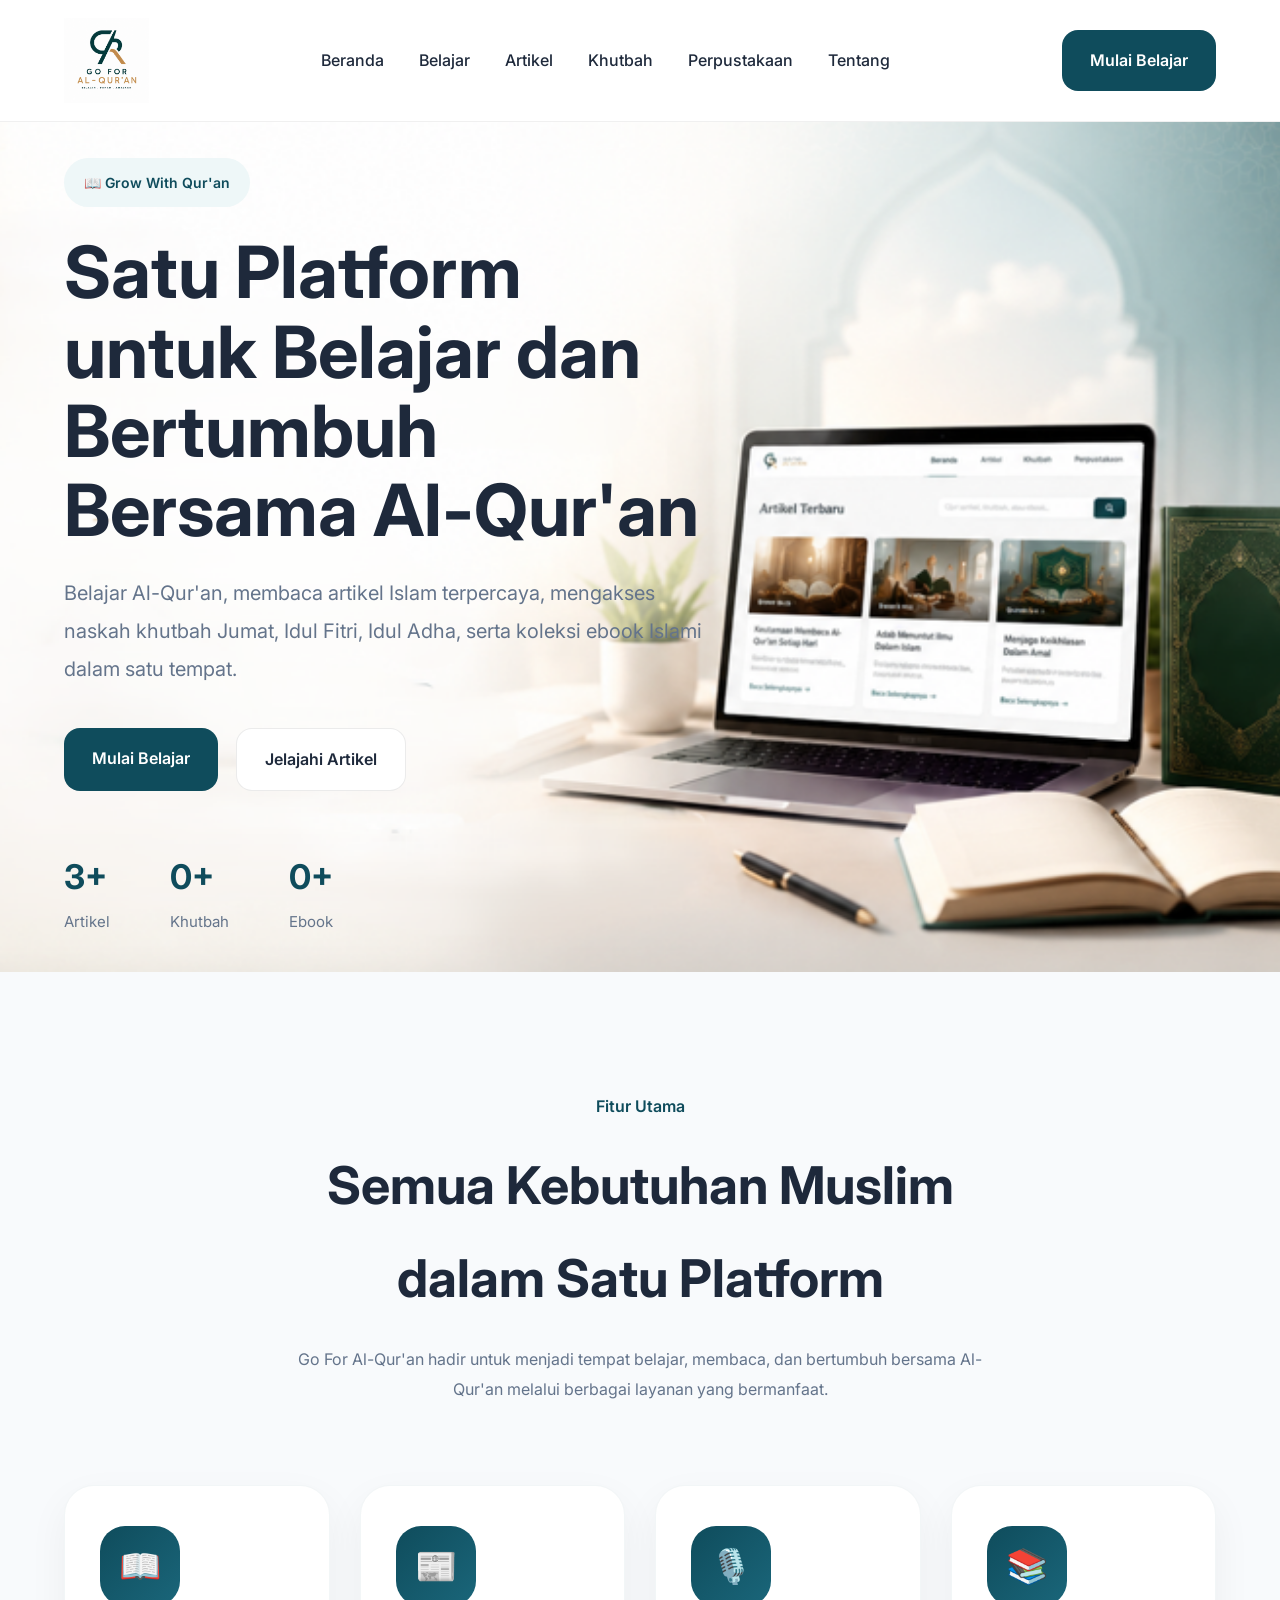
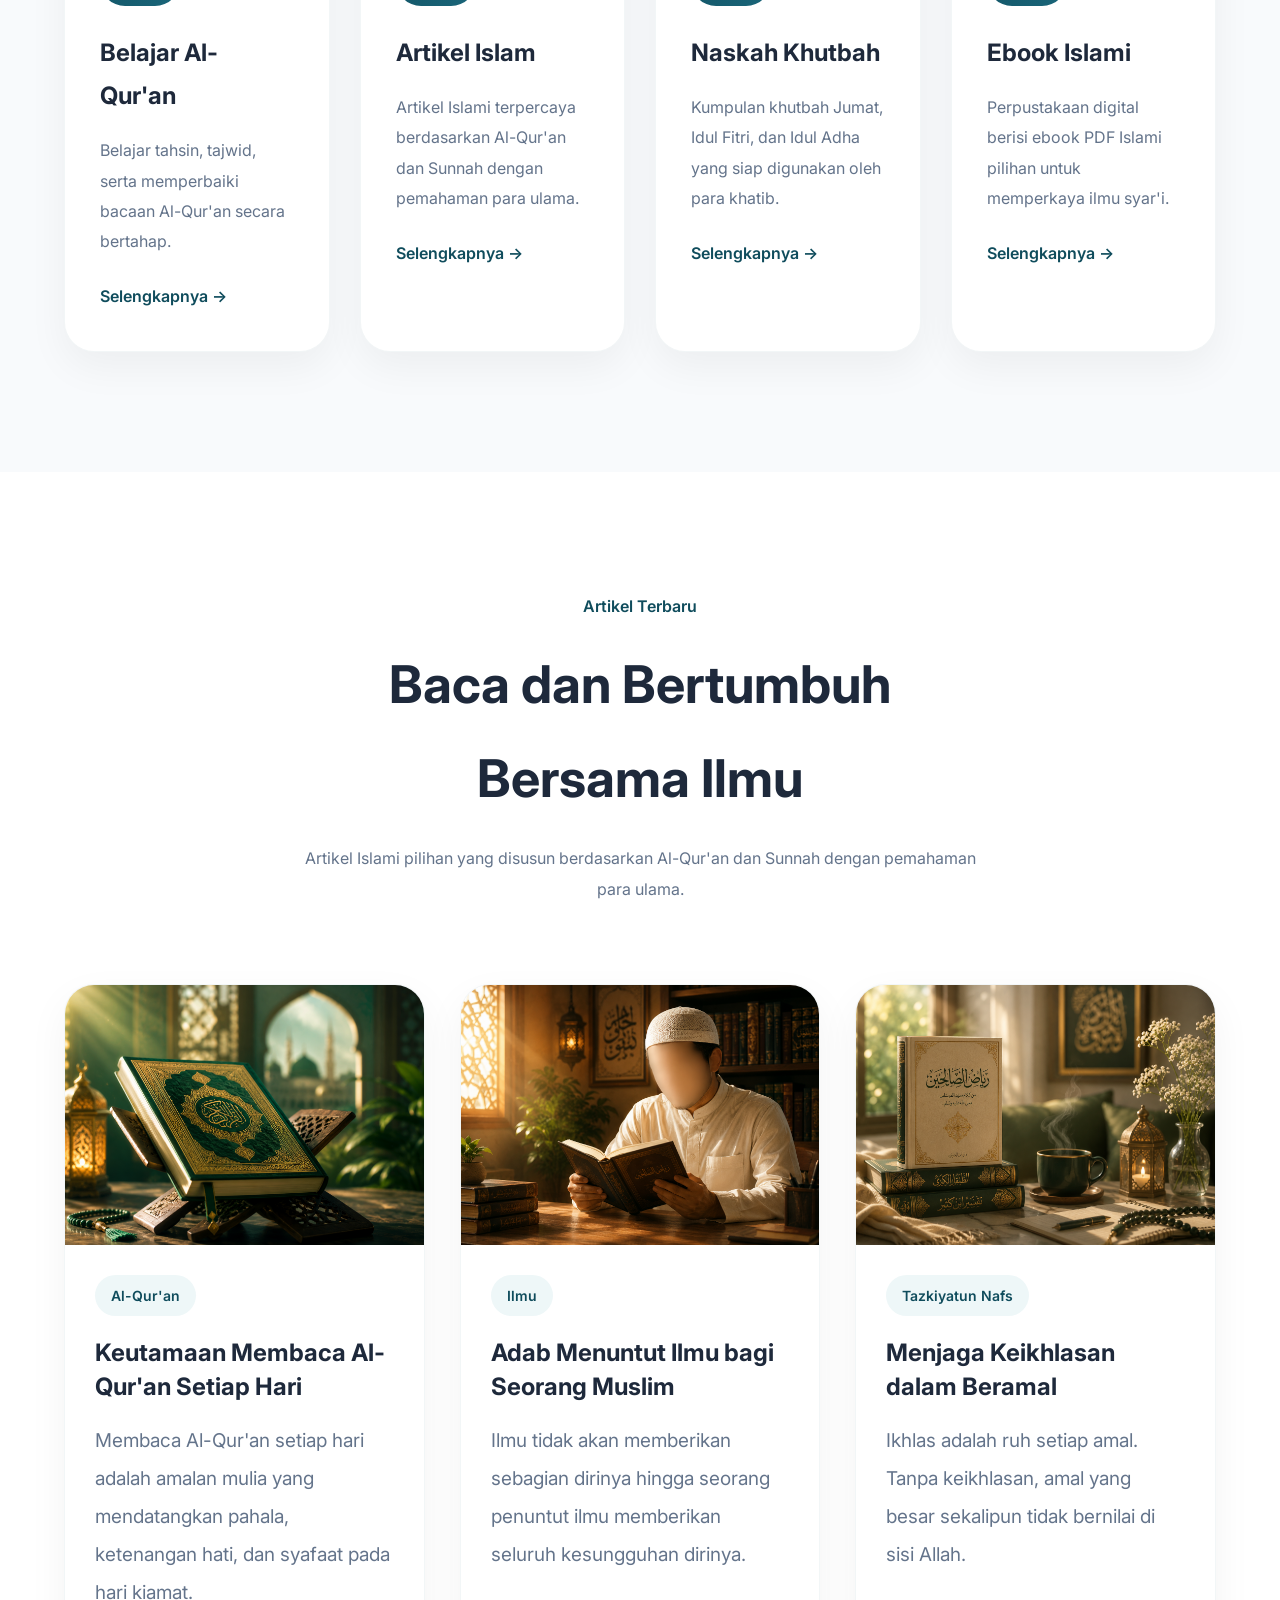
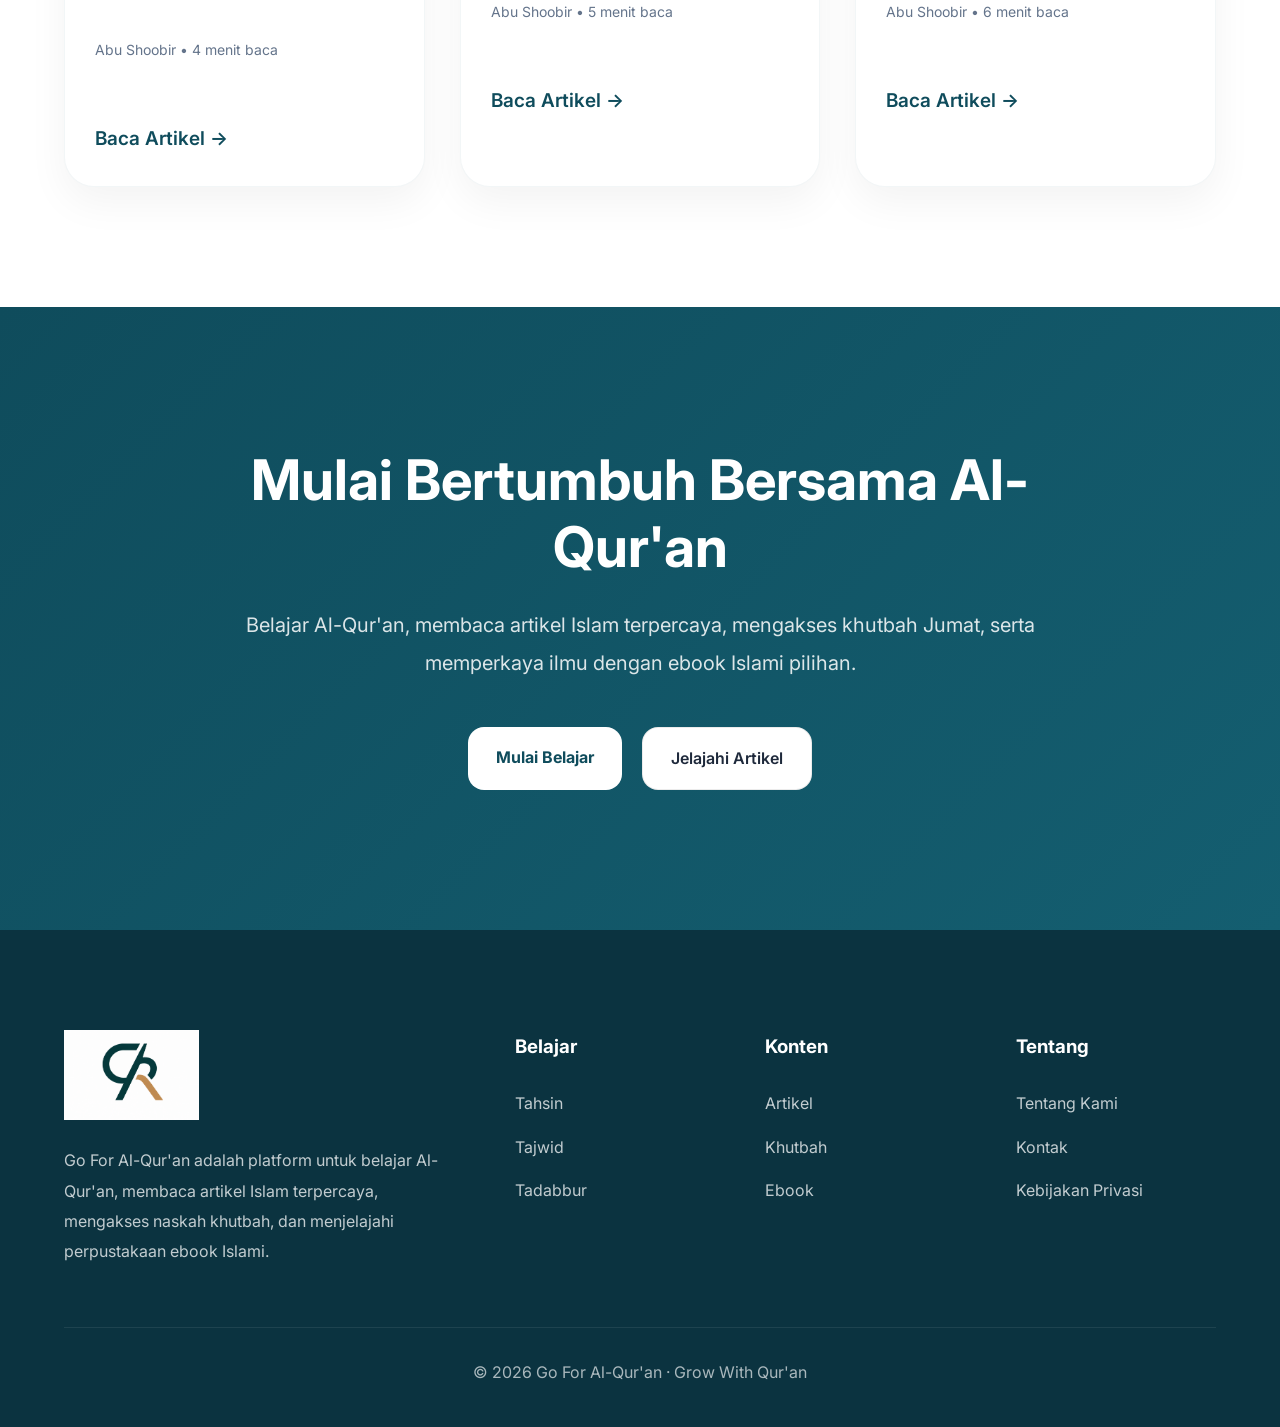
<file: index.html>
<!DOCTYPE html>
<html lang="id">
<head>
  <meta charset="UTF-8">
  <meta name="viewport" content="width=device-width, initial-scale=1.0">
  <title>Go For Al-Qur'an | Grow With Qur'an</title>

  <link rel="preconnect" href="https://fonts.googleapis.com">
  <link rel="preconnect" href="https://fonts.gstatic.com" crossorigin>

  <link href="https://fonts.googleapis.com/css2?family=Inter:wght@300;400;500;600;700;800&display=swap" rel="stylesheet">
<link rel="icon" type="image/png" href="/faviconGFA.png">
  <link rel="stylesheet" href="style.css">
</head>

<body>

  <!-- Navbar -->
  <header class="navbar">
    <div class="container">

<div class="logo">
  <img src="logoGFA.png" alt="Go For Al-Qur'an">
</div>

      <nav>
        <a href="index.html">Beranda</a>
        <a href="belajar.html">Belajar</a>
        <a href="artikel.html">Artikel</a>
        <a href="#">Khutbah</a>
        <a href="#">Perpustakaan</a>
        <a href="#">Tentang</a>
      </nav>

      <a href="belajar.html" class="btn-primary">
        Mulai Belajar
      </a>

    </div>
  </header>

<!-- Hero -->
<section class="hero">

<div class="container">

<div class="hero-content">

<span class="hero-badge">
📖 Grow With Qur'an
</span>

<h1>
Satu Platform untuk
Belajar dan Bertumbuh
Bersama Al-Qur'an
</h1>

<p>
Belajar Al-Qur'an, membaca artikel Islam terpercaya,
mengakses naskah khutbah Jumat, Idul Fitri, Idul Adha,
serta koleksi ebook Islami dalam satu tempat.
</p>

<div class="hero-buttons">

<a href="belajar.html" class="btn-primary">
Mulai Belajar
</a>

<a href="artikel.html" class="btn-secondary">
Jelajahi Artikel
</a>

</div>

<div class="hero-stats">

<div>
<strong>3+</strong>
<span>Artikel</span>
</div>

<div>
<strong>0+</strong>
<span>Khutbah</span>
</div>

<div>
<strong>0+</strong>
<span>Ebook</span>
</div>

</div>

</div>

</div>

</section>
<!-- FITUR UTAMA -->
<section class="features">

<div class="container">

<div class="section-title">

<span>
Fitur Utama
</span>

<h2>
Semua Kebutuhan Muslim dalam Satu Platform
</h2>

<p>
Go For Al-Qur'an hadir untuk menjadi tempat belajar, membaca, dan bertumbuh bersama Al-Qur'an melalui berbagai layanan yang bermanfaat.
</p>

</div>


<div class="feature-grid">

<!-- Card 1 -->

<div class="feature-card">

<div class="feature-icon">
📖
</div>

<h3>
Belajar Al-Qur'an
</h3>

<p>
Belajar tahsin, tajwid, serta memperbaiki bacaan Al-Qur'an secara bertahap.
</p>

<a href="belajar.html">
Selengkapnya →
</a>

</div>


<!-- Card 2 -->

<div class="feature-card">

<div class="feature-icon">
📰
</div>

<h3>
Artikel Islam
</h3>

<p>
Artikel Islami terpercaya berdasarkan Al-Qur'an dan Sunnah dengan pemahaman para ulama.
</p>

<a href="artikel.html">
Selengkapnya →
</a>

</div>


<!-- Card 3 -->

<div class="feature-card">

<div class="feature-icon">
🎙️
</div>

<h3>
Naskah Khutbah
</h3>

<p>
Kumpulan khutbah Jumat, Idul Fitri, dan Idul Adha yang siap digunakan oleh para khatib.
</p>

<a href="#">
Selengkapnya →
</a>

</div>


<!-- Card 4 -->

<div class="feature-card">

<div class="feature-icon">
📚
</div>

<h3>
Ebook Islami
</h3>

<p>
Perpustakaan digital berisi ebook PDF Islami pilihan untuk memperkaya ilmu syar'i.
</p>

<a href="#">
Selengkapnya →
</a>

</div>

</div>

</div>

</section>

  <!-- ARTIKEL TERBARU -->
<section class="articles">

<div class="container">

<div class="section-title">

<span>
Artikel Terbaru
</span>

<h2>
Baca dan Bertumbuh Bersama Ilmu
</h2>

<p>
Artikel Islami pilihan yang disusun berdasarkan Al-Qur'an dan Sunnah dengan pemahaman para ulama.
</p>

</div>


<div class="article-grid">

<!-- Artikel 1 -->

<div class="article-card">

<img src="/article1.png" alt="Keutamaan Membaca Al-Qur'an">

<div class="article-content">

<div class="article-category">
Al-Qur'an
</div>

<h3>
Keutamaan Membaca Al-Qur'an Setiap Hari
</h3>

<p>
Membaca Al-Qur'an setiap hari adalah amalan mulia yang mendatangkan pahala, ketenangan hati, dan syafaat pada hari kiamat.
</p>

<div class="article-meta">
Abu Shoobir • 4 menit baca
</div>

<a href="artikel/keutamaan-membaca-alquran.html">
Baca Artikel →
</a>

</div>

</div>


<!-- Artikel 2 -->

<div class="article-card">

<img src="/article2.png" alt="Adab Menuntut Ilmu">

<div class="article-content">

<div class="article-category">
Ilmu
</div>

<h3>
Adab Menuntut Ilmu bagi Seorang Muslim
</h3>

<p>
Ilmu tidak akan memberikan sebagian dirinya hingga seorang penuntut ilmu memberikan seluruh kesungguhan dirinya.
</p>

<div class="article-meta">
Abu Shoobir • 5 menit baca
</div>

<a href="artikel/adab-menuntut-ilmu.html">
Baca Artikel →
</a>

</div>

</div>


<!-- Artikel 3 -->

<div class="article-card">

<img src="/article3.png" alt="Menjaga Keikhlasan">

<div class="article-content">

<div class="article-category">
Tazkiyatun Nafs
</div>

<h3>
Menjaga Keikhlasan dalam Beramal
</h3>

<p>
Ikhlas adalah ruh setiap amal. Tanpa keikhlasan, amal yang besar sekalipun tidak bernilai di sisi Allah.
</p>

<div class="article-meta">
Abu Shoobir • 6 menit baca
</div>

<a href="artikel/menjaga-keikhlasan-dalam-beramal.html">
Baca Artikel →
</a>

</div>

</div>

</div>

</div>

</section>

  <!-- CTA -->
 <section class="cta">

<div class="container">

<div class="cta-content">

<h2>
Mulai Bertumbuh Bersama Al-Qur'an
</h2>

<p>
Belajar Al-Qur'an, membaca artikel Islam terpercaya,
mengakses khutbah Jumat, serta memperkaya ilmu dengan ebook Islami pilihan.
</p>

<div class="cta-buttons">

<a href="belajar.html" class="btn-light">
Mulai Belajar
</a>

<a href="artikel.html" class="btn-secondary">
Jelajahi Artikel
</a>

</div>

</div>

</div>

</section>

  <!-- Footer -->
 <footer>

<div class="container">

<div class="footer-grid">

<div>

<div class="footer-logo">

<img src="/faviconGFA.png">

</div>

<p class="footer-desc">

Go For Al-Qur'an adalah platform untuk belajar Al-Qur'an, membaca artikel Islam terpercaya, mengakses naskah khutbah, dan menjelajahi perpustakaan ebook Islami.

</p>

</div>


<div class="footer-column">

<h3>
Belajar
</h3>

<a href="#">
Tahsin
</a>

<a href="#">
Tajwid
</a>

<a href="#">
Tadabbur
</a>

</div>


<div class="footer-column">

<h3>
Konten
</h3>

<a href="artikel.html">
Artikel
</a>

<a href="#">
Khutbah
</a>

<a href="#">
Ebook
</a>

</div>


<div class="footer-column">

<h3>
Tentang
</h3>

<a href="#">
Tentang Kami
</a>

<a href="#">
Kontak
</a>

<a href="#">
Kebijakan Privasi
</a>

</div>

</div>


<div class="footer-bottom">

© 2026 Go For Al-Qur'an · Grow With Qur'an

</div>

</div>

</footer>
</file>
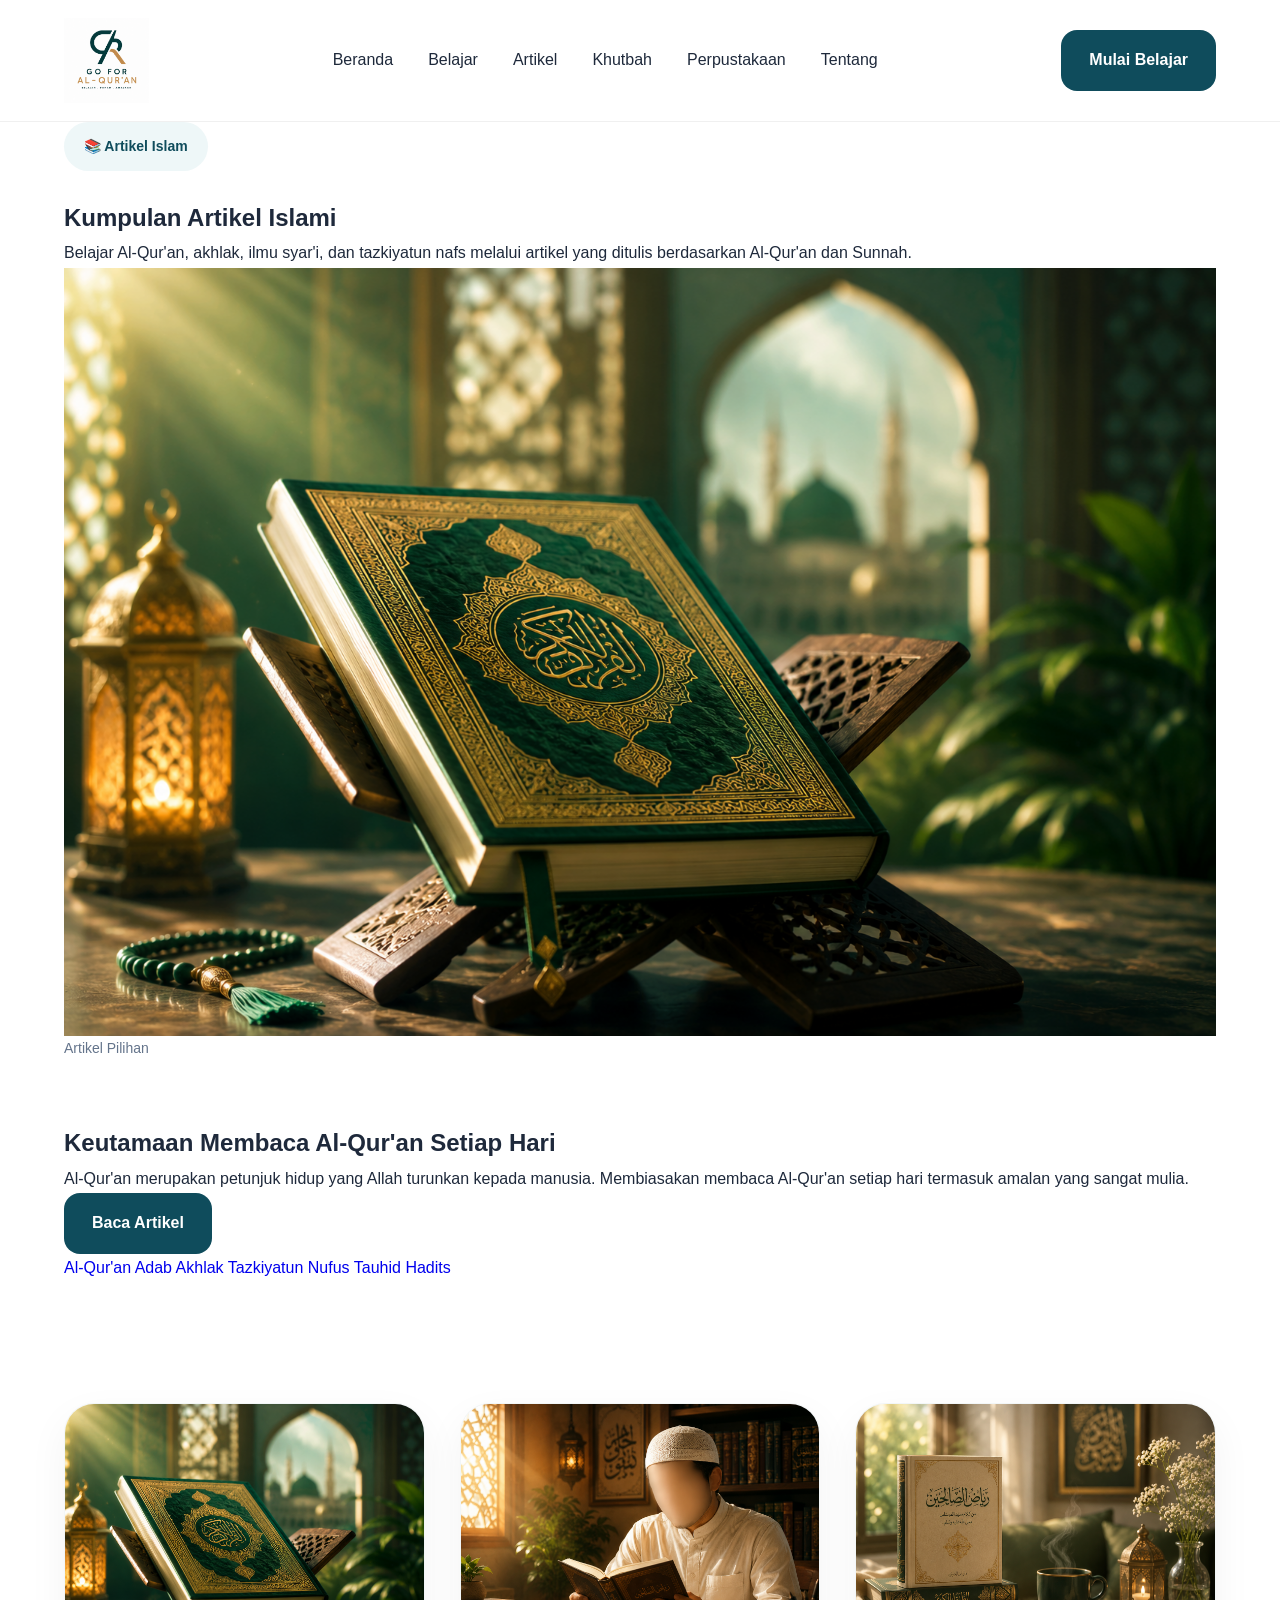
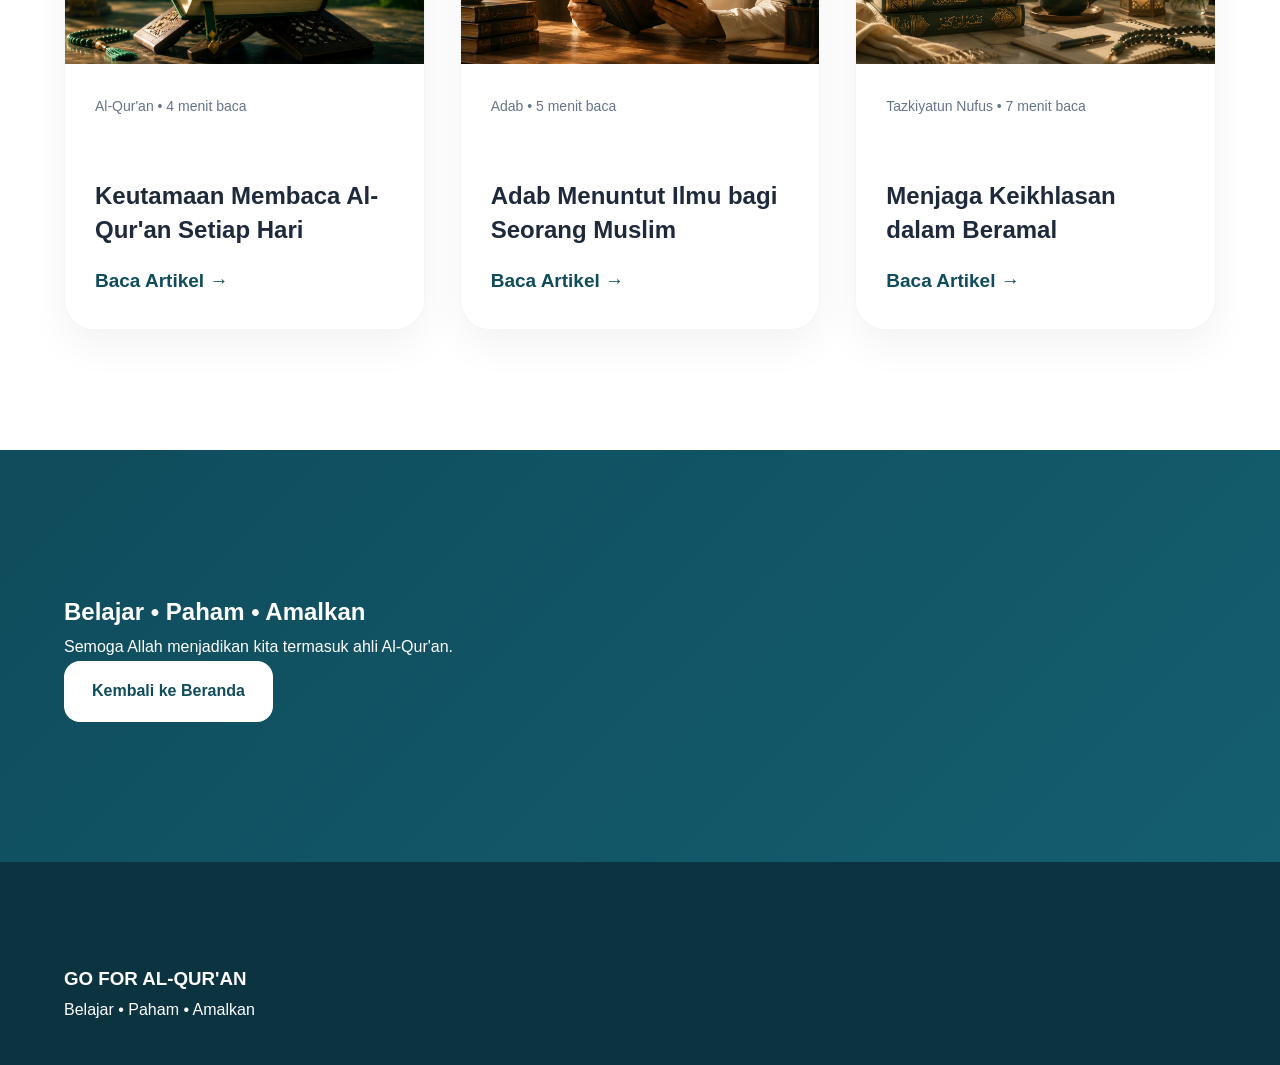
<file: artikel.html>
<!DOCTYPE html>
<html lang="id">

<!-- Navbar -->
  <header class="navbar">
    <div class="container">

<div class="logo">
  <img src="logoGFA.png" alt="Go For Al-Qur'an">
</div>

      <nav>
        <a href="index.html">Beranda</a>
        <a href="#">Belajar</a>
        <a href="artikel.html">Artikel</a>
        <a href="#">Khutbah</a>
        <a href="#">Perpustakaan</a>
        <a href="#">Tentang</a>
      </nav>

      <a href="#" class="btn-primary">
        Mulai Belajar
      </a>

    </div>
  </header>

  
<head>

<meta charset="UTF-8">
<meta name="viewport" content="width=device-width, initial-scale=1.0">

<title>Artikel Islam | Go For Al-Qur'an</title>
<link rel="icon" type="image/png" href="/faviconGFA.png">
<link rel="stylesheet" href="style.css">

</head>
<body>

<!-- HERO -->

<section class="page-hero">

<div class="container">

<span class="hero-badge">
📚 Artikel Islam
</span>

<h1>
Kumpulan Artikel Islami
</h1>

<p>

Belajar Al-Qur'an, akhlak, ilmu syar'i, dan tazkiyatun nafs melalui artikel yang ditulis berdasarkan Al-Qur'an dan Sunnah.

</p>

</div>

</section>


<!-- FEATURED ARTICLE -->

<section class="featured-article">

<div class="container">

<div class="featured-box">

<div class="featured-image">

<img src="article1.png">

</div>


<div class="featured-content">

<div class="article-meta">

Artikel Pilihan

</div>

<h2>

Keutamaan Membaca Al-Qur'an Setiap Hari

</h2>

<p>

Al-Qur'an merupakan petunjuk hidup yang Allah turunkan kepada manusia. Membiasakan membaca Al-Qur'an setiap hari termasuk amalan yang sangat mulia.

</p>

<a href="artikel/keutamaan-membaca-alquran.html"
class="btn-primary">

Baca Artikel

</a>

</div>

</div>

</div>

</section>



<!-- KATEGORI -->

<section class="categories">

<div class="container">

<div class="category-list">

<a href="#">Al-Qur'an</a>

<a href="#">Adab</a>

<a href="#">Akhlak</a>

<a href="#">Tazkiyatun Nufus</a>

<a href="#">Tauhid</a>

<a href="#">Hadits</a>

</div>

</div>

</section>



<!-- ARTIKEL -->

<section class="articles">

<div class="container">

<div class="article-grid">


<!-- artikel 1 -->

<div class="article-card">

<img src="article1.png">

<div class="article-content">

<div class="article-meta">

Al-Qur'an • 4 menit baca

</div>

<h3>

Keutamaan Membaca Al-Qur'an Setiap Hari

</h3>

<a href="artikel/keutamaan-membaca-alquran.html">

Baca Artikel →

</a>

</div>

</div>



<!-- artikel 2 -->

<div class="article-card">

<img src="article2.png">

<div class="article-content">

<div class="article-meta">

Adab • 5 menit baca

</div>

<h3>

Adab Menuntut Ilmu bagi Seorang Muslim

</h3>

<a href="artikel/adab-menuntut-ilmu.html">

Baca Artikel →

</a>

</div>

</div>



<!-- artikel 3 -->

<div class="article-card">

<img src="article3.png">

<div class="article-content">

<div class="article-meta">

Tazkiyatun Nufus • 7 menit baca

</div>

<h3>

Menjaga Keikhlasan dalam Beramal

</h3>

<a href="artikel/menjaga-keikhlasan-dalam-beramal.html">

Baca Artikel →

</a>

</div>

</div>

</div>

</div>

</section>



<!-- CTA -->

<section class="cta">

<div class="container">

<h2>

Belajar • Paham • Amalkan

</h2>

<p>

Semoga Allah menjadikan kita termasuk ahli Al-Qur'an.

</p>

<a href="index.html" class="btn-light">

Kembali ke Beranda

</a>

</div>

</section>



<footer>

<div class="container">

<h3>

GO FOR AL-QUR'AN

</h3>

<p>

Belajar • Paham • Amalkan

</p>

</div>

</footer>

</body>
</html>
</file>
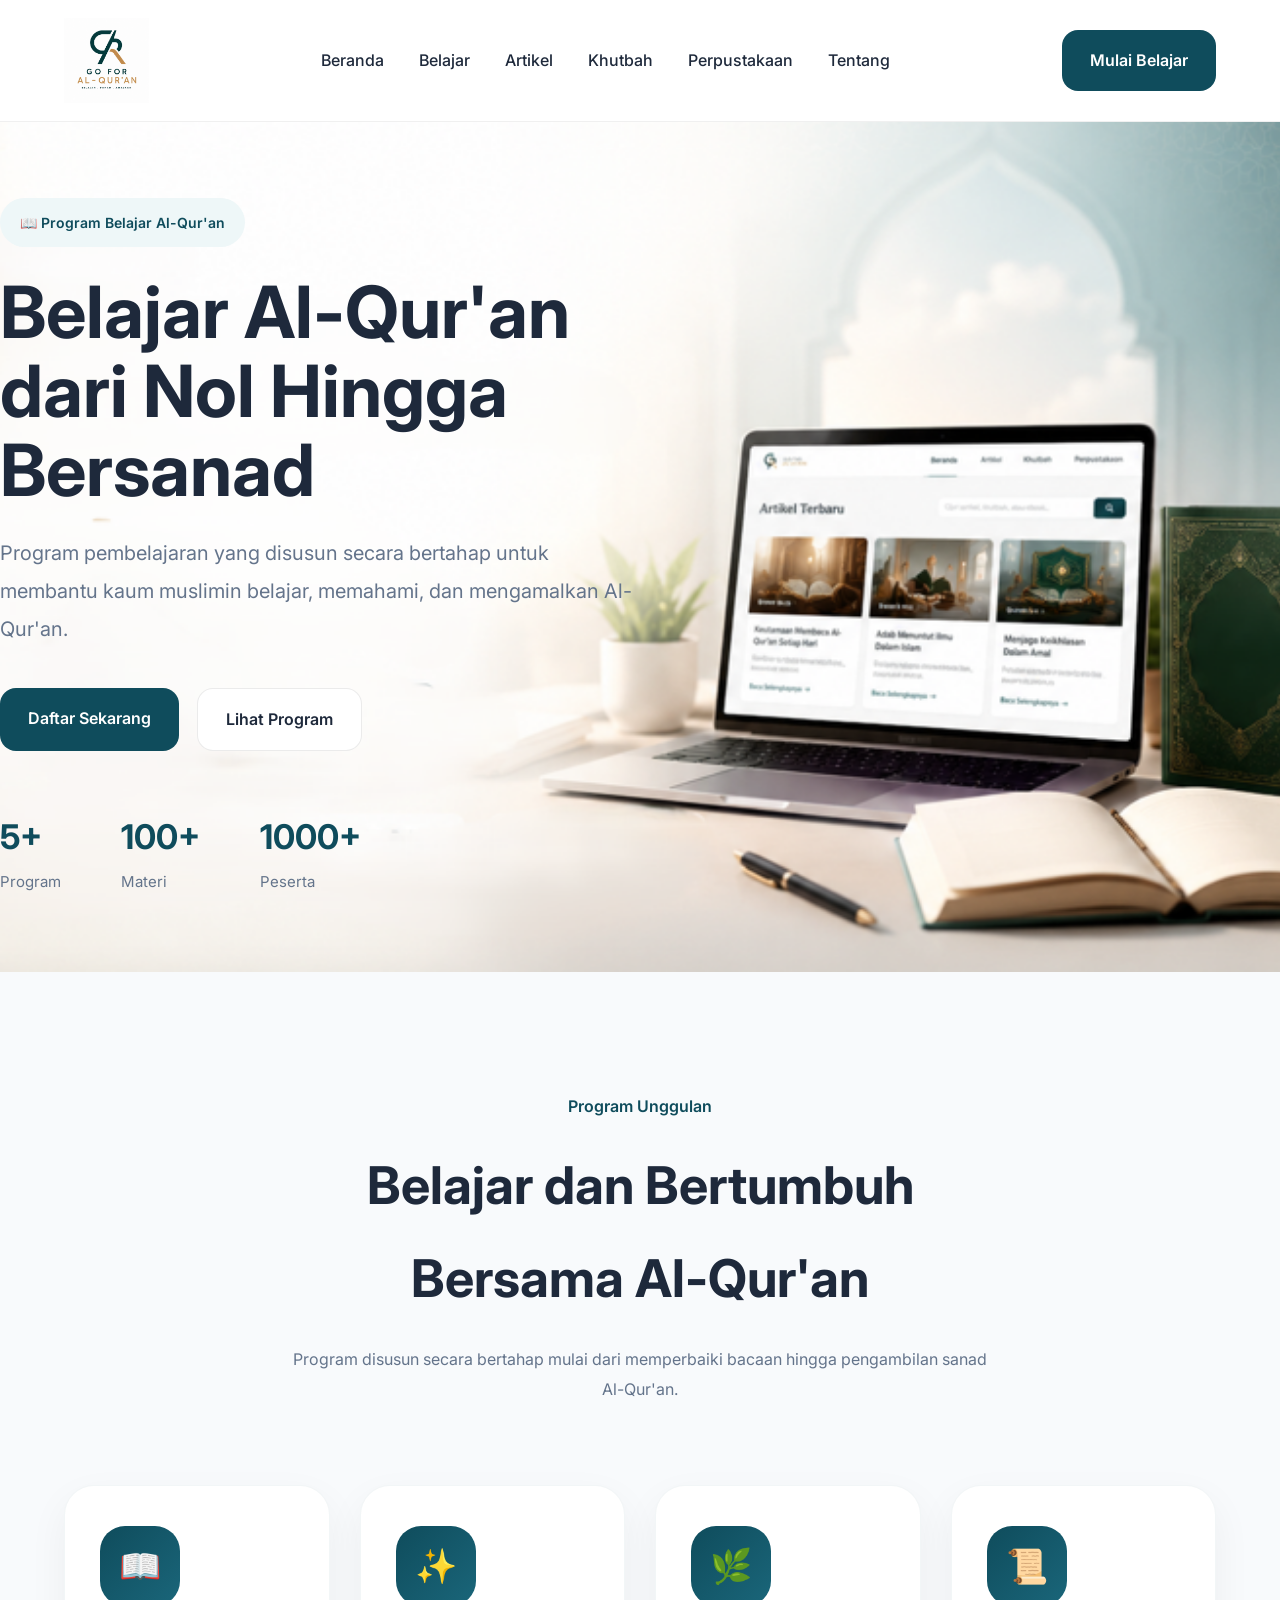
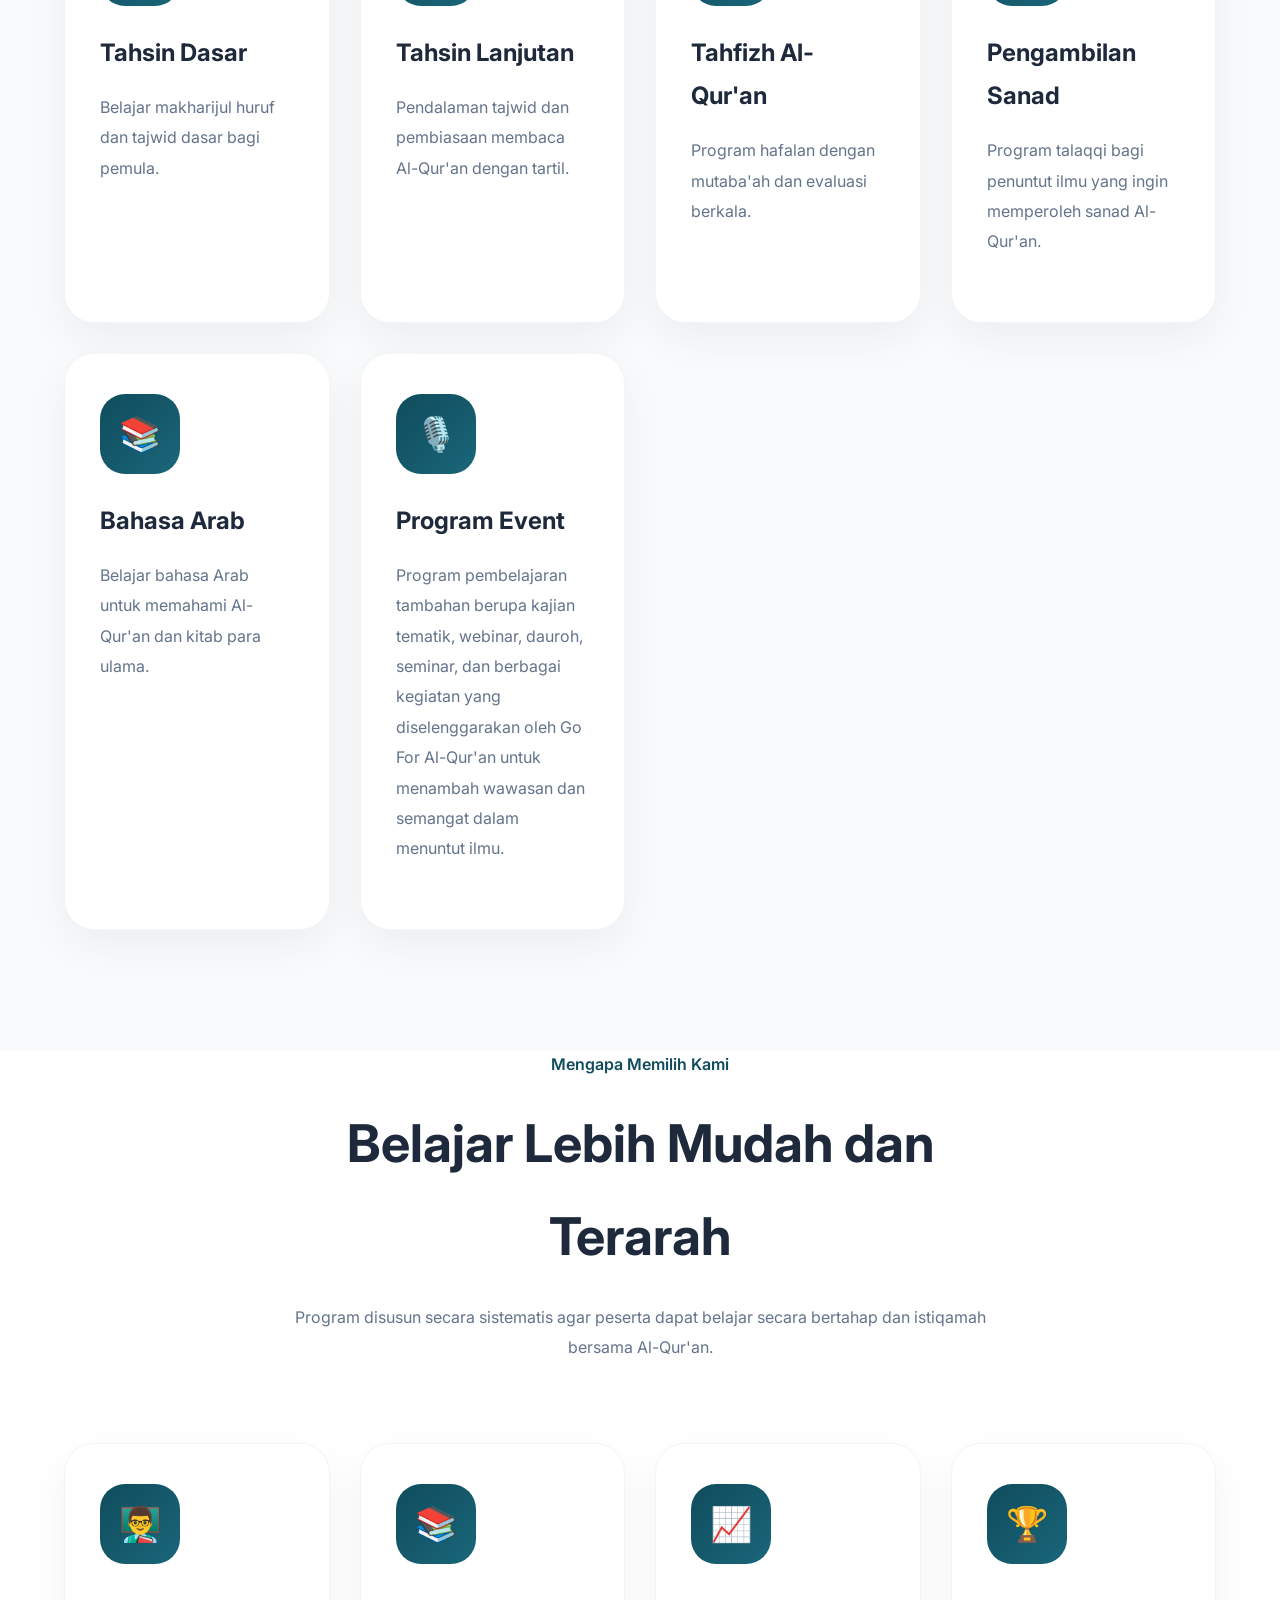
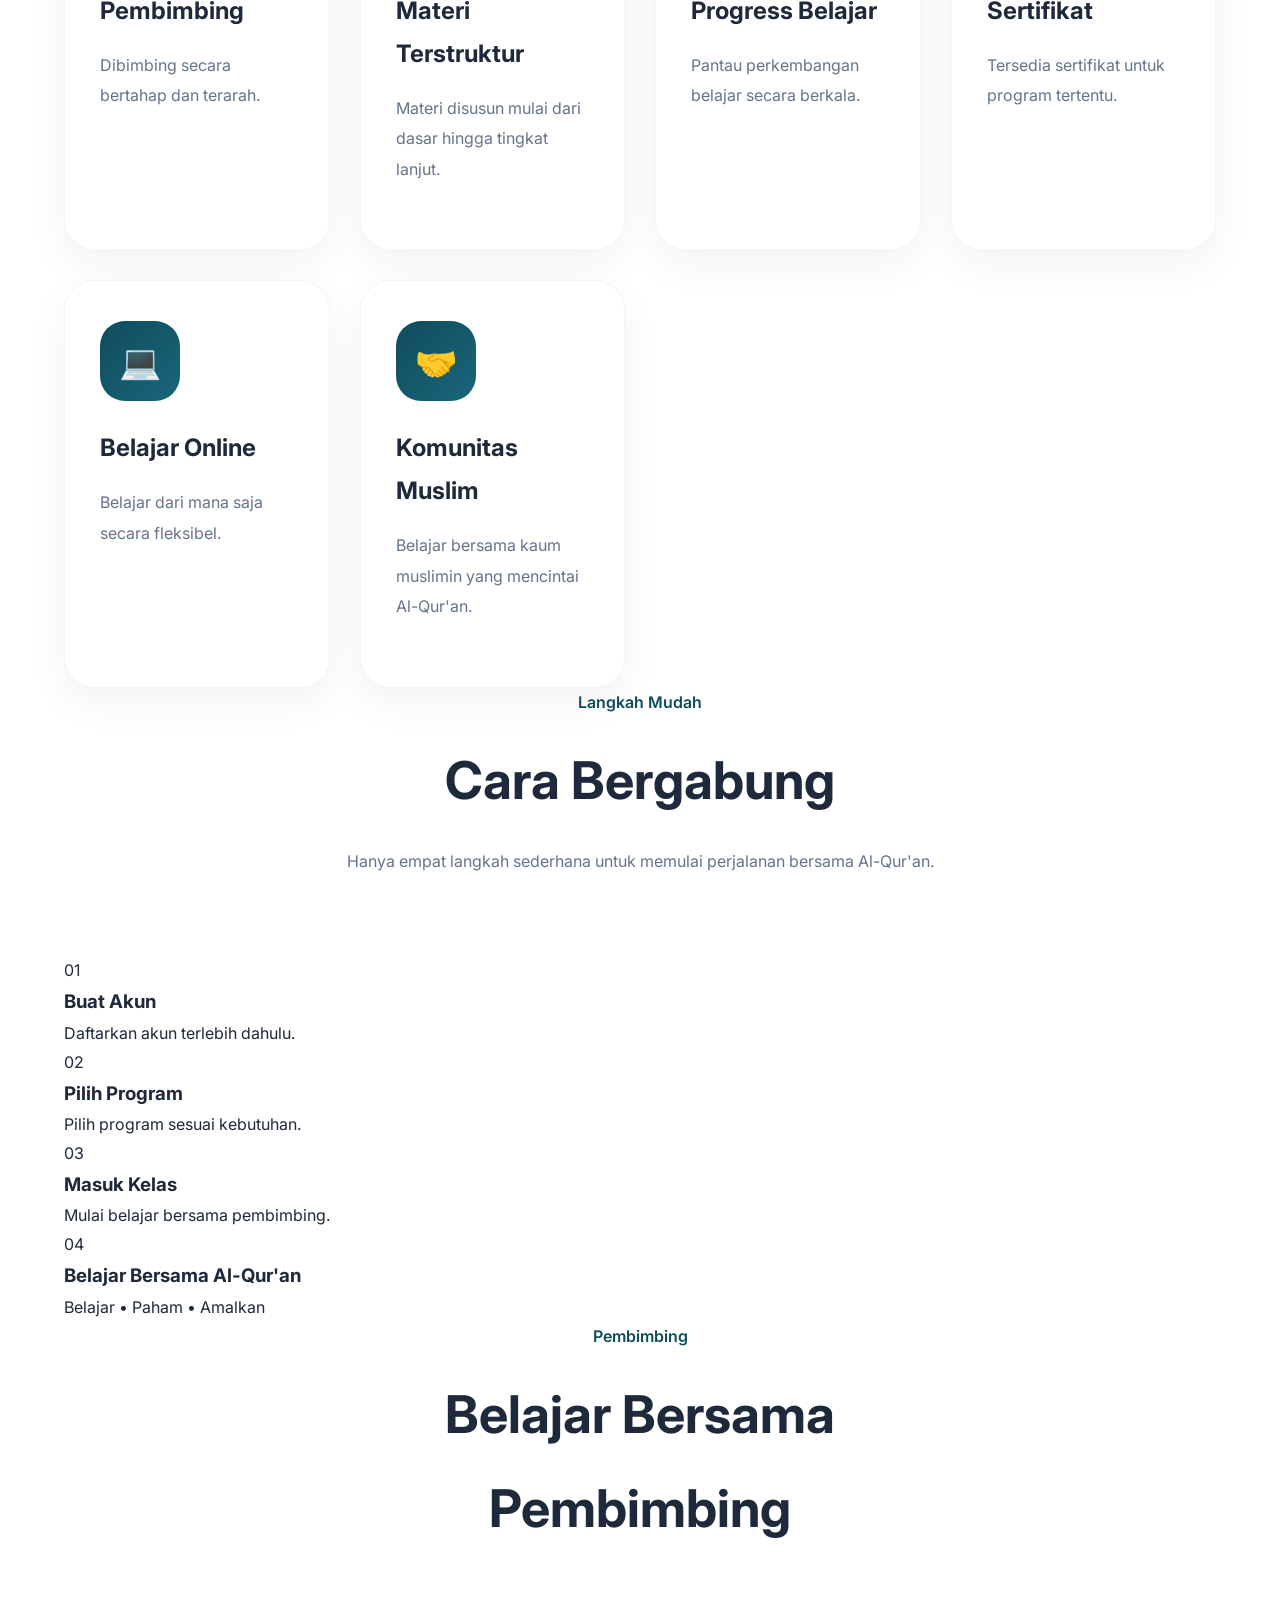
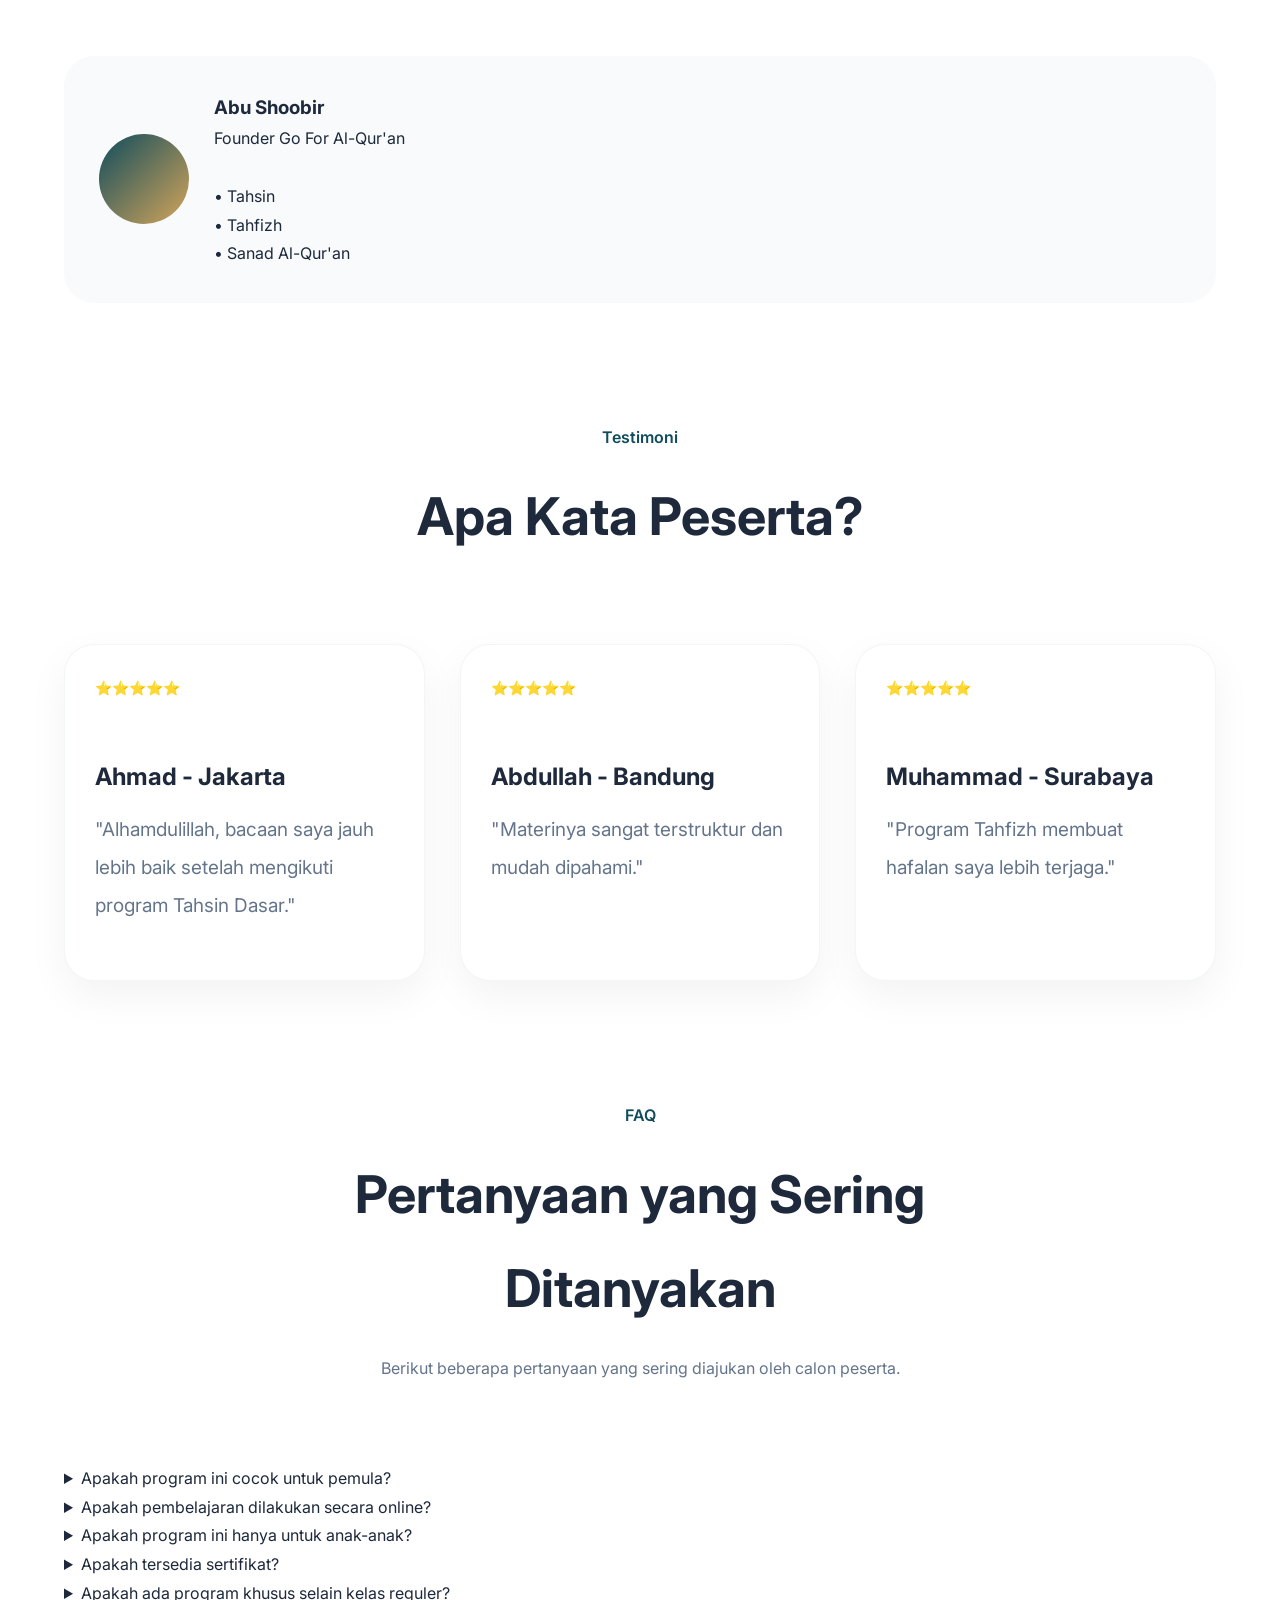
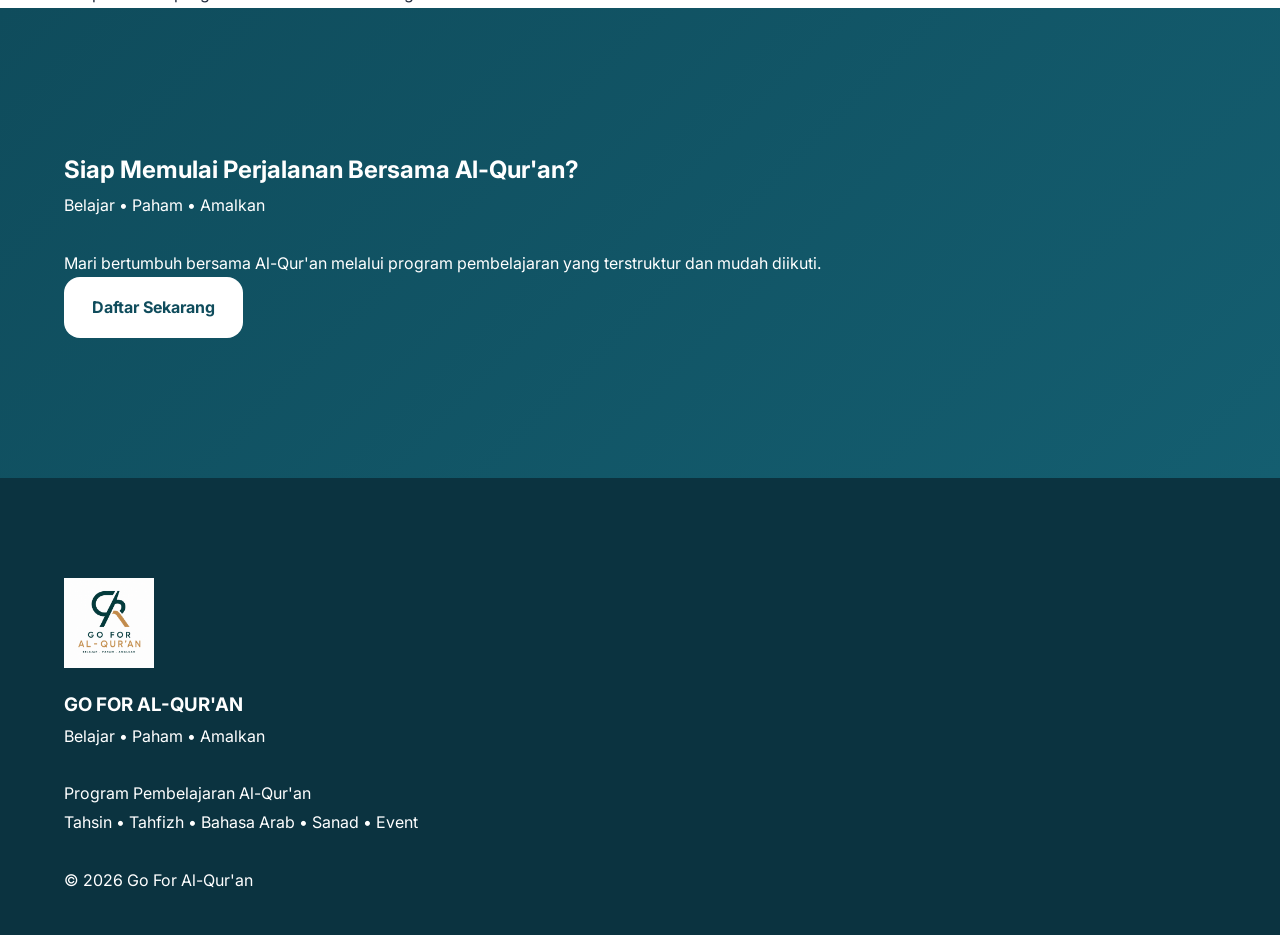
<file: belajar.html>
<!DOCTYPE html>
<html lang="id">

<head>

<meta charset="UTF-8">

<meta
name="viewport"
content="width=device-width, initial-scale=1.0">

<title>

Belajar Al-Qur'an | Go For Al-Qur'an

</title>

<meta
name="description"
content="Belajar Al-Qur'an dari nol hingga bersanad bersama Go For Al-Qur'an.">

<meta
name="keywords"
content="Tahsin, Tahfizh, Bahasa Arab, Sanad Al-Qur'an">

<meta
name="author"
content="Abu Shoobir">

<link
rel="stylesheet"
href="style.css">

<link
rel="preconnect"
href="https://fonts.googleapis.com">

<link
rel="preconnect"
href="https://fonts.gstatic.com"
crossorigin>

<link href="https://fonts.googleapis.com/css2?family=Inter:wght@300;400;500;600;700;800&display=swap"
rel="stylesheet">

<link
rel="icon"
href="/faviconGFA.png">

</head>

<body>



<!-- NAVBAR -->

<header class="navbar">

<div class="container">

<a href="index.html" class="logo">

<img src="/logoGFA.png">

</a>

<nav>

<a href="index.html">Beranda</a>

<a href="belajar.html">Belajar</a>

<a href="artikel.html">Artikel</a>

<a href="#">Khutbah</a>

<a href="#">Perpustakaan</a>

<a href="#">Tentang</a>

</nav>

<a href="login.html" class="btn-primary">

Mulai Belajar

</a>

</div>

</header>



<!-- HERO -->

<section class="hero">

<div class="hero-content">

<span class="hero-badge">

📖 Program Belajar Al-Qur'an

</span>

<h1>

Belajar Al-Qur'an dari Nol Hingga Bersanad

</h1>

<p>

Program pembelajaran yang disusun secara bertahap untuk membantu kaum muslimin belajar, memahami, dan mengamalkan Al-Qur'an.

</p>

<div class="hero-buttons">

<a href="register.html" class="btn-primary">

Daftar Sekarang

</a>

<a href="#program" class="btn-secondary">

Lihat Program

</a>

</div>


<div class="hero-stats">

<div>

<strong>
5+
</strong>

<span>

Program

</span>

</div>


<div>

<strong>
100+
</strong>

<span>

Materi

</span>

</div>


<div>

<strong>
1000+
</strong>

<span>

Peserta

</span>

</div>

</div>

</div>

</section>



<!-- PROGRAM -->

<section class="features" id="program">

<div class="container">

<div class="section-title">

<span>

Program Unggulan

</span>

<h2>

Belajar dan Bertumbuh Bersama Al-Qur'an

</h2>

<p>

Program disusun secara bertahap mulai dari memperbaiki bacaan hingga pengambilan sanad Al-Qur'an.

</p>

</div>

<div class="feature-grid">


<div class="feature-card">

<div class="feature-icon">

📖

</div>

<h3>
Tahsin Dasar
</h3>

<p>
Belajar makharijul huruf dan tajwid dasar bagi pemula.
</p>

</div>


<div class="feature-card">

<div class="feature-icon">

✨

</div>

<h3>
Tahsin Lanjutan
</h3>

<p>
Pendalaman tajwid dan pembiasaan membaca Al-Qur'an dengan tartil.
</p>

</div>


<div class="feature-card">

<div class="feature-icon">

🌿

</div>

<h3>
Tahfizh Al-Qur'an
</h3>

<p>
Program hafalan dengan mutaba'ah dan evaluasi berkala.
</p>

</div>


<div class="feature-card">

<div class="feature-icon">

📜

</div>

<h3>
Pengambilan Sanad
</h3>

<p>
Program talaqqi bagi penuntut ilmu yang ingin memperoleh sanad Al-Qur'an.
</p>

</div>


<div class="feature-card">

<div class="feature-icon">

📚

</div>

<h3>
Bahasa Arab
</h3>

<p>
Belajar bahasa Arab untuk memahami Al-Qur'an dan kitab para ulama.
</p>

</div>


<div class="feature-card">

<div class="feature-icon">

🎙️

</div>

<h3>
Program Event
</h3>

<p>

Program pembelajaran tambahan berupa kajian tematik, webinar, dauroh, seminar, dan berbagai kegiatan yang diselenggarakan oleh Go For Al-Qur'an untuk menambah wawasan dan semangat dalam menuntut ilmu.

</p>

</div>


</div>
</section>

<!-- MENGAPA MEMILIH KAMI -->

<section class="stats">

<div class="container">

<div class="section-title">

<span>

Mengapa Memilih Kami

</span>

<h2>

Belajar Lebih Mudah dan Terarah

</h2>

<p>

Program disusun secara sistematis agar peserta dapat belajar secara bertahap dan istiqamah bersama Al-Qur'an.

</p>

</div>

<div class="feature-grid">


<div class="feature-card">

<div class="feature-icon">
👨‍🏫
</div>

<h3>
Pembimbing
</h3>

<p>

Dibimbing secara bertahap dan terarah.

</p>

</div>


<div class="feature-card">

<div class="feature-icon">
📚
</div>

<h3>
Materi Terstruktur
</h3>

<p>

Materi disusun mulai dari dasar hingga tingkat lanjut.

</p>

</div>


<div class="feature-card">

<div class="feature-icon">
📈
</div>

<h3>
Progress Belajar
</h3>

<p>

Pantau perkembangan belajar secara berkala.

</p>

</div>


<div class="feature-card">

<div class="feature-icon">
🏆
</div>

<h3>
Sertifikat
</h3>

<p>

Tersedia sertifikat untuk program tertentu.

</p>

</div>


<div class="feature-card">

<div class="feature-icon">
💻
</div>

<h3>
Belajar Online
</h3>

<p>

Belajar dari mana saja secara fleksibel.

</p>

</div>


<div class="feature-card">

<div class="feature-icon">
🤝
</div>

<h3>
Komunitas Muslim
</h3>

<p>

Belajar bersama kaum muslimin yang mencintai Al-Qur'an.

</p>

</div>

</div>

</div>

</section>



<!-- CARA BERGABUNG -->

<section class="steps-section">

<div class="container">

<div class="section-title">

<span>

Langkah Mudah

</span>

<h2>

Cara Bergabung

</h2>

<p>

Hanya empat langkah sederhana untuk memulai perjalanan bersama Al-Qur'an.

</p>

</div>


<div class="steps-grid">

<div class="step-card">

<div class="step-number">
01
</div>

<h3>
Buat Akun
</h3>

<p>
Daftarkan akun terlebih dahulu.
</p>

</div>



<div class="step-card">

<div class="step-number">
02
</div>

<h3>
Pilih Program
</h3>

<p>
Pilih program sesuai kebutuhan.
</p>

</div>



<div class="step-card">

<div class="step-number">
03
</div>

<h3>
Masuk Kelas
</h3>

<p>
Mulai belajar bersama pembimbing.
</p>

</div>



<div class="step-card">

<div class="step-number">
04
</div>

<h3>
Belajar Bersama Al-Qur'an
</h3>

<p>
Belajar • Paham • Amalkan
</p>

</div>

</div>

</div>

</section>



<!-- PENGAJAR -->

<section class="about">

<div class="container">

<div class="section-title">

<span>

Pembimbing

</span>

<h2>

Belajar Bersama Pembimbing

</h2>

</div>


<div class="author-box">

<div class="author-avatar">

</div>

<div>

<h3>

Abu Shoobir

</h3>

<p>

Founder Go For Al-Qur'an

<br><br>

• Tahsin

<br>

• Tahfizh

<br>

• Sanad Al-Qur'an

</p>

</div>

</div>

</div>

</section>



<!-- TESTIMONI -->

<section class="articles">

<div class="container">

<div class="section-title">

<span>

Testimoni

</span>

<h2>

Apa Kata Peserta?

</h2>

</div>


<div class="article-grid">


<div class="article-card">

<div class="article-content">

<div class="article-meta">

⭐⭐⭐⭐⭐

</div>

<h3>

Ahmad - Jakarta

</h3>

<p>

"Alhamdulillah, bacaan saya jauh lebih baik setelah mengikuti program Tahsin Dasar."

</p>

</div>

</div>



<div class="article-card">

<div class="article-content">

<div class="article-meta">

⭐⭐⭐⭐⭐

</div>

<h3>

Abdullah - Bandung

</h3>

<p>

"Materinya sangat terstruktur dan mudah dipahami."

</p>

</div>

</div>



<div class="article-card">

<div class="article-content">

<div class="article-meta">

⭐⭐⭐⭐⭐

</div>

<h3>

Muhammad - Surabaya

</h3>

<p>

"Program Tahfizh membuat hafalan saya lebih terjaga."

</p>

</div>

</div>


</div>

</div>

</section>

  
<!-- FAQ -->

<section class="faq-section">

<div class="container">

<div class="section-title">

<span>

FAQ

</span>

<h2>

Pertanyaan yang Sering Ditanyakan

</h2>

<p>

Berikut beberapa pertanyaan yang sering diajukan oleh calon peserta.

</p>

</div>


<details class="faq-item">

<summary>

Apakah program ini cocok untuk pemula?

</summary>

<p>

Ya. Program dimulai dari Tahsin Dasar sehingga sangat cocok bagi pemula yang ingin memperbaiki bacaan Al-Qur'an.

</p>

</details>


<details class="faq-item">

<summary>

Apakah pembelajaran dilakukan secara online?

</summary>

<p>

Ya. Peserta dapat mengikuti pembelajaran dari mana saja secara fleksibel.

</p>

</details>


<details class="faq-item">

<summary>

Apakah program ini hanya untuk anak-anak?

</summary>

<p>

Tidak. Program terbuka bagi remaja maupun orang dewasa.

</p>

</details>


<details class="faq-item">

<summary>

Apakah tersedia sertifikat?

</summary>

<p>

InsyaAllah tersedia sertifikat untuk program tertentu yang telah diselesaikan.

</p>

</details>


<details class="faq-item">

<summary>

Apakah ada program khusus selain kelas reguler?

</summary>

<p>

Ya. Go For Al-Qur'an juga mengadakan berbagai event, kajian tematik, dauroh, webinar dan program-program khusus lainnya.

</p>

</details>

</div>

</section>



<!-- CTA -->

<section class="cta">

<div class="container">

<h2>

Siap Memulai Perjalanan Bersama Al-Qur'an?

</h2>

<p>

Belajar • Paham • Amalkan

<br><br>

Mari bertumbuh bersama Al-Qur'an melalui program pembelajaran yang terstruktur dan mudah diikuti.

</p>

<a href="register.html"
class="btn-light">

Daftar Sekarang

</a>

</div>

</section>



<!-- FOOTER -->

<footer>

<div class="container">

<img
src="/logoGFA.png"
alt="Go For Al-Qur'an"
style="height:90px;margin-bottom:20px;">

<h3>

GO FOR AL-QUR'AN

</h3>

<p>

Belajar • Paham • Amalkan

</p>

<br>

<p>

Program Pembelajaran Al-Qur'an

<br>

Tahsin • Tahfizh • Bahasa Arab • Sanad • Event

</p>

<br>

<p>

© 2026 Go For Al-Qur'an

</p>

</div>

</footer>



</body>
</html>
</file>
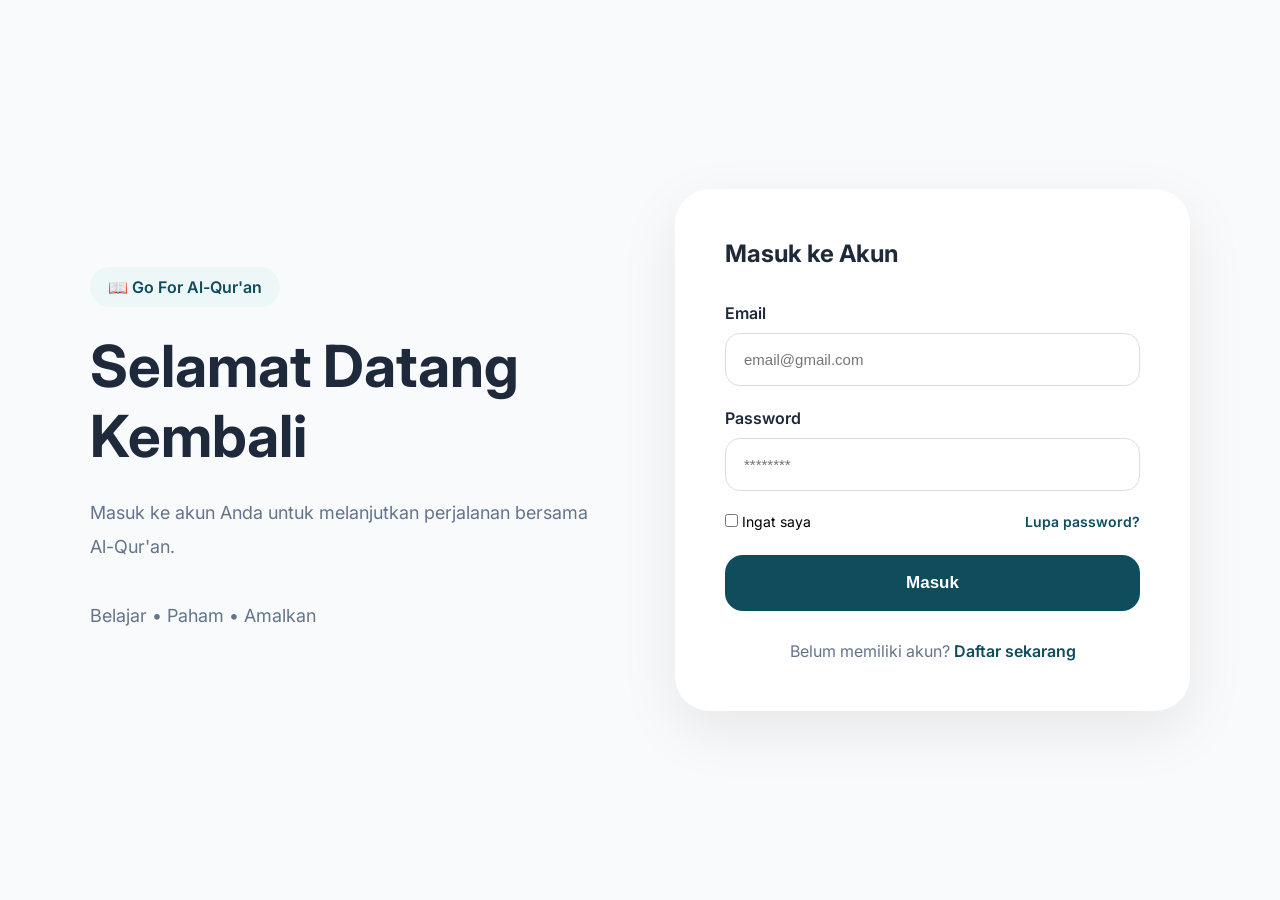
<file: login.html>
<!DOCTYPE html>
<html lang="id">

<head>

<meta charset="UTF-8">

<meta name="viewport"
content="width=device-width, initial-scale=1.0">

<title>

Masuk | Go For Al-Qur'an

</title>

<link rel="preconnect"
href="https://fonts.googleapis.com">

<link rel="preconnect"
href="https://fonts.gstatic.com"
crossorigin>

<link href="https://fonts.googleapis.com/css2?family=Inter:wght@300;400;500;600;700;800&display=swap"
rel="stylesheet">

<style>

*{
margin:0;
padding:0;
box-sizing:border-box;
}

body{

font-family:'Inter',sans-serif;

background:#f8fafc;

min-height:100vh;

display:flex;

justify-content:center;
align-items:center;

padding:40px;
}

.container{

max-width:1100px;
width:100%;

display:grid;
grid-template-columns:1fr 1fr;

gap:70px;

align-items:center;
}

.left h1{

font-size:58px;

line-height:1.2;

margin-bottom:25px;

color:#1E293B;
}

.left p{

font-size:18px;

line-height:1.9;

color:#64748B;
}

.badge{

display:inline-block;

background:#eef7f8;

color:#0F4C5C;

padding:10px 18px;

border-radius:999px;

margin-bottom:25px;

font-weight:600;
}

.form-card{

background:white;

padding:50px;

border-radius:35px;

box-shadow:
0 20px 60px rgba(0,0,0,.08);

}

.form-card h2{

margin-bottom:35px;

color:#1E293B;
}

.input-group{

margin-bottom:22px;
}

.input-group label{

display:block;

margin-bottom:10px;

font-weight:600;

color:#1E293B;
}

.input-group input{

width:100%;

padding:17px 18px;

border:1px solid #ddd;

border-radius:15px;

font-size:15px;

outline:none;
}

.input-group input:focus{

border-color:#0F4C5C;
}

.options{

display:flex;

justify-content:space-between;

align-items:center;

margin-bottom:25px;

font-size:14px;
}

.options a{

text-decoration:none;

color:#0F4C5C;

font-weight:600;
}

.btn{

width:100%;

padding:18px;

border:none;

background:#0F4C5C;

color:white;

font-size:17px;

font-weight:700;

border-radius:18px;

cursor:pointer;

transition:.3s;
}

.btn:hover{

transform:translateY(-3px);
}

.bottom{

margin-top:30px;

text-align:center;

color:#64748B;
}

.bottom a{

color:#0F4C5C;

font-weight:600;

text-decoration:none;
}

@media(max-width:900px){

.container{

grid-template-columns:1fr;
}

.left{

text-align:center;
}

.left h1{

font-size:42px;
}

}

</style>

</head>

<body>


<div class="container">


<div class="left">

<div class="badge">

📖 Go For Al-Qur'an

</div>

<h1>

Selamat Datang Kembali

</h1>

<p>

Masuk ke akun Anda untuk melanjutkan perjalanan bersama Al-Qur'an.

<br><br>

Belajar • Paham • Amalkan

</p>

</div>



<div class="form-card">

<h2>

Masuk ke Akun

</h2>

<form>


<div class="input-group">

<label>

Email

</label>

<input
type="email"
placeholder="email@gmail.com">

</div>



<div class="input-group">

<label>

Password

</label>

<input
type="password"
placeholder="********">

</div>


<div class="options">

<label>

<input type="checkbox">

 Ingat saya

</label>

<a href="#">

Lupa password?

</a>

</div>


<button class="btn">

Masuk

</button>


</form>


<div class="bottom">

Belum memiliki akun?

<a href="register.html">

Daftar sekarang

</a>

</div>


</div>


</div>

</body>

</html>
</file>
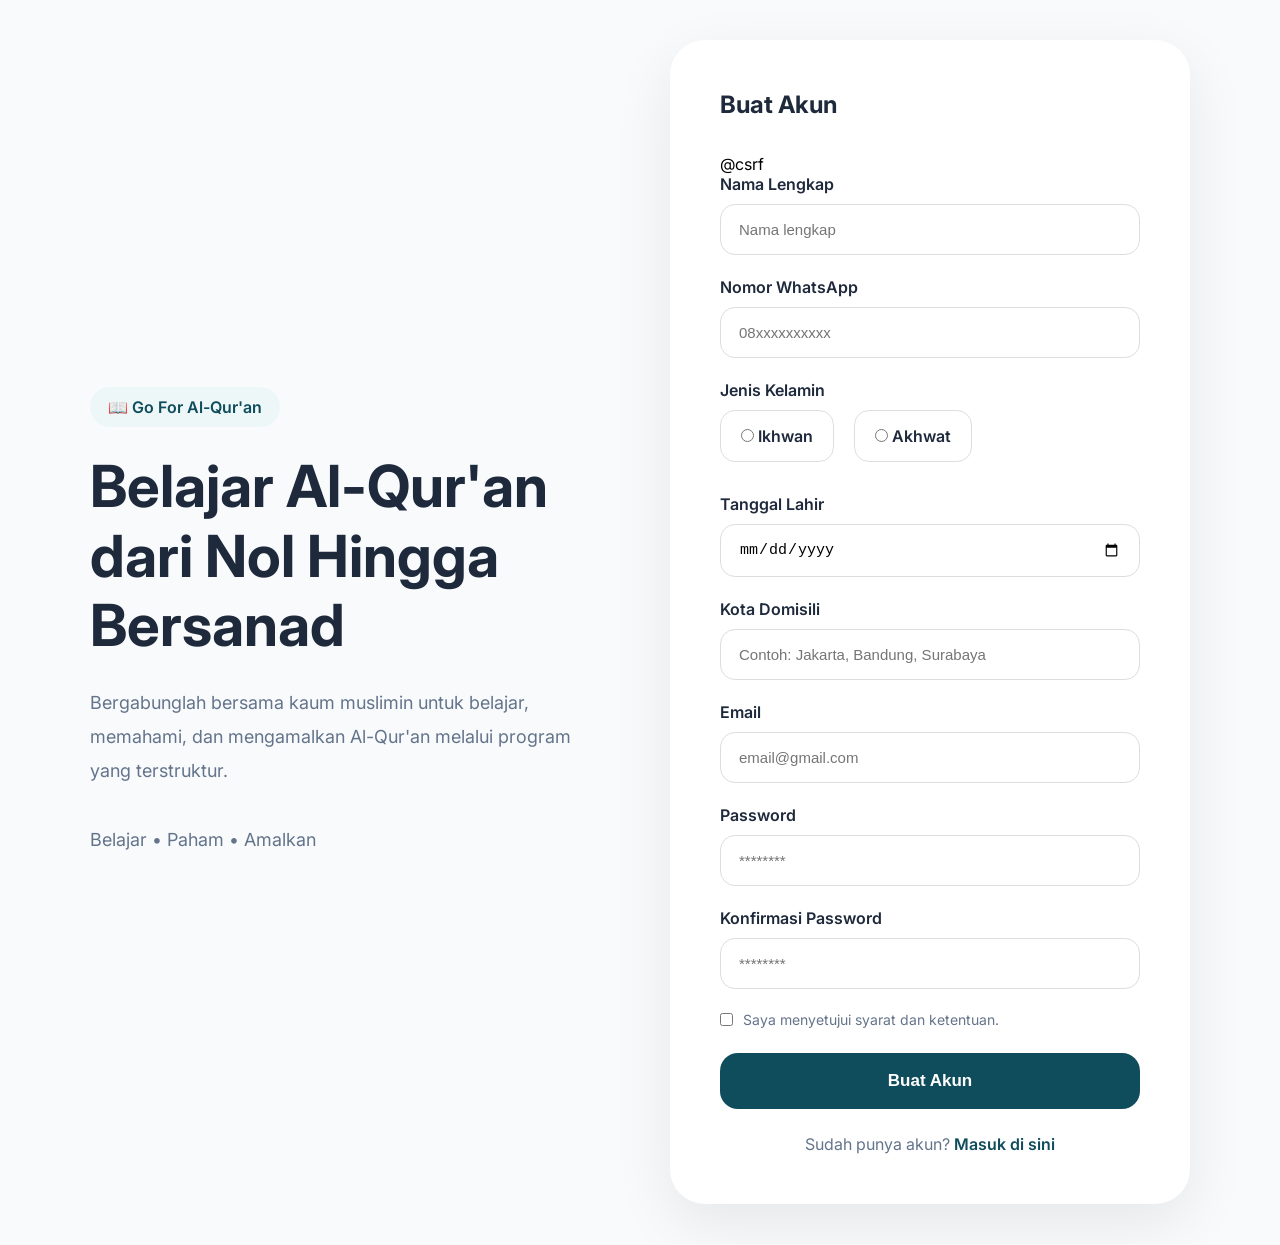
<file: register.html>
<!DOCTYPE html>
<html lang="id">

<head>

<meta charset="UTF-8">

<meta name="viewport"
content="width=device-width, initial-scale=1.0">

<title>

Daftar Akun | Go For Al-Qur'an

</title>

<link rel="preconnect"
href="https://fonts.googleapis.com">

<link rel="preconnect"
href="https://fonts.gstatic.com"
crossorigin>

<link href="https://fonts.googleapis.com/css2?family=Inter:wght@300;400;500;600;700;800&display=swap"
rel="stylesheet">

<style>

*{
margin:0;
padding:0;
box-sizing:border-box;
}

body{

font-family:'Inter',sans-serif;

background:#f8fafc;

min-height:100vh;

display:flex;

justify-content:center;
align-items:center;

padding:40px;
}

.container{

width:100%;
max-width:1100px;

display:grid;
grid-template-columns:1fr 1fr;

gap:60px;

align-items:center;
}

.left h1{

font-size:58px;
line-height:1.2;

margin-bottom:25px;

color:#1E293B;
}

.left p{

font-size:18px;

line-height:1.9;

color:#64748B;
}

.badge{

display:inline-block;

background:#eef7f8;

color:#0F4C5C;

padding:10px 18px;

border-radius:999px;

margin-bottom:25px;

font-weight:600;
}

.form-card{

background:white;

padding:50px;

border-radius:35px;

box-shadow:
0 20px 60px rgba(0,0,0,.08);
}

.form-card h2{

margin-bottom:35px;

color:#1E293B;
}

.input-group{

margin-bottom:22px;
}

.input-group label{

display:block;

margin-bottom:10px;

font-weight:600;

color:#1E293B;
}

.input-group input,
.input-group select{

width:100%;

padding:16px 18px;

border:1px solid #ddd;

border-radius:15px;

font-size:15px;
}

.btn{

width:100%;

padding:18px;

border:none;

background:#0F4C5C;

color:white;

font-size:17px;

font-weight:700;

border-radius:18px;

cursor:pointer;

transition:.3s;
}

.btn:hover{

transform:translateY(-3px);
}

.bottom{

margin-top:25px;

text-align:center;

color:#64748B;
}

.bottom a{

color:#0F4C5C;

font-weight:600;

text-decoration:none;
}

.check{

display:flex;

gap:10px;

margin-bottom:25px;

font-size:14px;

color:#64748B;
}

.gender-group{
display:flex;
gap:20px;
margin-top:10px;
}

.gender-option{
display:flex;
align-items:center;
gap:10px;
padding:15px 20px;
border:1px solid #ddd;
border-radius:15px;
cursor:pointer;
transition:.3s;
background:#fff;
}

.gender-option:hover{
border-color:#0F4C5C;
background:#f8fbfc;
}

.gender-option input{
width:auto;
}

.password-box{

position:relative;

}

.password-box input{

width:100%;

padding-right:60px;

}

.eye-btn{

position:absolute;

right:20px;

top:50%;

transform:translateY(-50%);

cursor:pointer;

font-size:18px;

user-select:none;

color:#64748B;

}
  
@media(max-width:900px){

.container{

grid-template-columns:1fr;
}

.left{

text-align:center;
}

.left h1{

font-size:42px;
}

}

</style>

</head>

<body>


<div class="container">


<div class="left">

<div class="badge">

📖 Go For Al-Qur'an

</div>

<h1>

Belajar Al-Qur'an dari Nol Hingga Bersanad

</h1>

<p>

Bergabunglah bersama kaum muslimin untuk belajar, memahami, dan mengamalkan Al-Qur'an melalui program yang terstruktur.

<br><br>

Belajar • Paham • Amalkan

</p>

</div>



<div class="form-card">

<h2>

Buat Akun

</h2>

<form method="POST" action="{{ route('register') }}">

@csrf
</form> 

<div class="input-group">

<label>

Nama Lengkap

</label>

<input
type="text"
placeholder="Nama lengkap">

</div>

<div class="input-group">

<label>

Nomor WhatsApp

</label>

<input
type="text"
placeholder="08xxxxxxxxxx">

</div>

  <div class="input-group">

<label>

Jenis Kelamin

</label>

<div class="gender-group">

<label class="gender-option">

<input
type="radio"
name="gender"
value="ikhwan">

<span>

Ikhwan

</span>

</label>


<label class="gender-option">

<input
type="radio"
name="gender"
value="akhwat">

<span>

Akhwat

</span>

</label>

</div>

</div>

<div class="input-group">

<label>

Tanggal Lahir

</label>

<input
type="date"
name="birth_date">

</div>

  <div class="input-group">

<label>

Kota Domisili

</label>

<input
type="text"
name="city"
placeholder="Contoh: Jakarta, Bandung, Surabaya">

</div>


<div class="input-group">

<label>

Email

</label>

<input
type="email"
placeholder="email@gmail.com">

</div>



  

<div class="input-group">

<label>

Password

</label>

<input
type="password"
placeholder="********">

</div>


<div class="input-group">

<label>

Konfirmasi Password

</label>

<input
type="password"
placeholder="********">

</div>


<div class="check">

<input type="checkbox">

<span>

Saya menyetujui syarat dan ketentuan.

</span>

</div>


<button type="submit" class="btn">
Buat Akun
</button>

</form>


<div class="bottom">

Sudah punya akun?

<a href="login.html">

Masuk di sini

</a>

</div>

</div>

</div>

<script>

function togglePassword(){

let x = document.getElementById("password");

if(x.type === "password"){

x.type = "text";

}else{

x.type = "password";

}

}

function toggleConfirmPassword(){

let x = document.getElementById("password_confirmation");

if(x.type === "password"){

x.type = "text";

}else{

x.type = "password";

}

}

</script>
  
</body>
</html>
</file>
<file: style.css>
/* ==================================================
   GO FOR AL-QUR'AN PREMIUM V5.0
   Grow With Qur'an
================================================== */


/* ==================================================
   ROOT VARIABLES
================================================== */

:root{

    --primary:#0F4C5C;
    --secondary:#D4A55A;

    --dark:#1E293B;
    --gray:#64748B;

    --light:#F8FAFC;
    --white:#FFFFFF;

}


/* ==================================================
   RESET
================================================== */

*{
    margin:0;
    padding:0;
    box-sizing:border-box;
}


html{
    scroll-behavior:smooth;
}


body{

    font-family:'Inter',sans-serif;

    color:var(--dark);

    background:var(--white);

    line-height:1.8;
}


/* ==================================================
   GLOBAL
================================================== */

.container{

    width:90%;
    max-width:1200px;

    margin:auto;

}


img{

    max-width:100%;

    display:block;
}


a{
    text-decoration:none;
}


ul{
    list-style:none;
}


/* ==================================================
   NAVBAR
================================================== */

.navbar{

    position:sticky;

    top:0;

    background:white;

    z-index:999;

    border-bottom:1px solid rgba(0,0,0,.06);

    backdrop-filter:blur(15px);

}


.navbar .container{

    display:flex;

    justify-content:space-between;

    align-items:center;

    padding:18px 0;
}


/* Logo */

.logo img{

    height:85px;

    width:auto;
}


/* Menu */

nav{

    display:flex;

    gap:35px;
}


nav a{

    color:var(--dark);

    font-weight:500;

    transition:.3s;
}


nav a:hover{

    color:var(--primary);
}


/* ==================================================
   BUTTONS
================================================== */

.btn-primary{

    display:inline-block;

    background:var(--primary);

    color:white;

    padding:16px 28px;

    border-radius:16px;

    font-weight:600;

    transition:.3s;
}


.btn-primary:hover{

    transform:translateY(-3px);

    box-shadow:

    0 15px 35px rgba(15,76,92,.25);
}



.btn-secondary{

    display:inline-block;

    background:white;

    color:var(--dark);

    border:1px solid rgba(0,0,0,.08);

    padding:16px 28px;

    border-radius:16px;

    font-weight:600;

    transition:.3s;
}


.btn-secondary:hover{

    transform:translateY(-3px);
}


.btn-light{

    display:inline-block;

    background:white;

    color:var(--primary);

    padding:16px 28px;

    border-radius:16px;

    font-weight:700;
}

/* ==================================================
   HERO PREMIUM V5.0
================================================== */

.hero{

    min-height:850px;

    background:
    url("hero-bg.png") no-repeat center center;

    background-size:cover;

    display:flex;

    align-items:center;
}


.hero-content{

    max-width:650px;
}


.hero-badge{

    display:inline-block;

    background:#eef7f8;

    color:var(--primary);

    padding:12px 20px;

    border-radius:999px;

    font-size:14px;

    font-weight:600;

    margin-bottom:25px;
}


.hero h1{

    font-size:72px;

    line-height:1.1;

    color:var(--dark);

    margin-bottom:25px;
}


.hero p{

    font-size:20px;

    line-height:1.9;

    color:var(--gray);

    margin-bottom:40px;
}


.hero-buttons{

    display:flex;

    gap:18px;

    margin-bottom:55px;
}


.hero-stats{

    display:flex;

    gap:60px;
}


.hero-stats strong{

    display:block;

    font-size:34px;

    color:var(--primary);
}


.hero-stats span{

    color:var(--gray);

    font-size:15px;
}

/* ==================================================
   FEATURES PREMIUM V5.0
================================================== */

.features{

    padding:120px 0;

    background:var(--light);
}


/* Section Title */

.section-title{

    text-align:center;

    max-width:700px;

    margin:0 auto 80px;
}


.section-title span{

    color:var(--primary);

    font-weight:600;
}


.section-title h2{

    font-size:52px;

    color:var(--dark);

    margin:18px 0;
}


.section-title p{

    color:var(--gray);

    line-height:1.9;
}


/* Grid */

.feature-grid{

    display:grid;

    grid-template-columns:repeat(4,1fr);

    gap:30px;
}


/* Card */

.feature-card{

    background:white;

    padding:40px 35px;

    border-radius:30px;

    border:1px solid rgba(15,76,92,.05);

    box-shadow:
    0 15px 40px rgba(0,0,0,.05);

    transition:.4s;
}


.feature-card:hover{

    transform:translateY(-12px);

    box-shadow:
    0 25px 60px rgba(0,0,0,.1);
}


/* Icon */

.feature-icon{

    width:80px;

    height:80px;

    border-radius:25px;

    background:
    linear-gradient(
    135deg,
    #0F4C5C,
    #1A667A);

    color:white;

    display:flex;

    justify-content:center;

    align-items:center;

    font-size:34px;

    margin-bottom:25px;
}


/* Content */

.feature-card h3{

    font-size:24px;

    margin-bottom:18px;

    color:var(--dark);
}


.feature-card p{

    color:var(--gray);

    line-height:1.9;

    margin-bottom:25px;
}


.feature-card a{

    color:var(--primary);

    font-weight:600;
}

/* ==================================================
   ARTICLES PREMIUM V5.0
================================================== */

.articles{

    padding:120px 0;

    background:white;
}


/* Grid */

.article-grid{

    display:grid;

    grid-template-columns:
    repeat(3,1fr);

    gap:35px;
}


/* Card */

.article-card{

    background:white;

    border-radius:30px;

    overflow:hidden;

    border:1px solid rgba(15,76,92,.05);

    box-shadow:
    0 15px 40px rgba(0,0,0,.05);

    transition:.4s;
}


.article-card:hover{

    transform:translateY(-10px);

    box-shadow:
    0 25px 60px rgba(0,0,0,.10);
}


/* Image */

.article-card img{

    width:100%;

    height:260px;

    object-fit:cover;
}


/* Content */

.article-content{

    padding:30px;
}


/* Category */

.article-category{

    display:inline-block;

    background:#eef7f8;

    color:var(--primary);

    padding:8px 14px;

    border-radius:999px;

    font-size:13px;

    font-weight:600;

    margin-bottom:18px;
}


/* Title */

.article-content h3{

    font-size:24px;

    line-height:1.4;

    color:var(--dark);

    margin-bottom:18px;
}


/* Description */

.article-content p{

    color:var(--gray);

    line-height:1.8;

    margin-bottom:25px;
}


/* Meta */

.article-meta{

    color:var(--gray);

    font-size:14px;

    margin-bottom:20px;
}


/* Link */

.article-content a{

    color:var(--primary);

    font-weight:600;
}

/* ==================================================
   CTA PREMIUM V5.0
================================================== */

.cta{

    padding:140px 0;

    background:
    linear-gradient(
    135deg,
    #0F4C5C,
    #145E70);

    color:white;
}


.cta-content{

    max-width:800px;

    margin:auto;

    text-align:center;
}


.cta-content h2{

    font-size:56px;

    line-height:1.2;

    margin-bottom:25px;
}


.cta-content p{

    font-size:20px;

    line-height:1.9;

    color:rgba(255,255,255,.85);

    margin-bottom:45px;
}


.cta-buttons{

    display:flex;

    justify-content:center;

    gap:20px;
}



/* ==================================================
   FOOTER PREMIUM V5.0
================================================== */

footer{

    background:#0B3340;

    color:white;

    padding:100px 0 40px;
}


.footer-grid{

    display:grid;

    grid-template-columns:
    2fr 1fr 1fr 1fr;

    gap:50px;
}


.footer-logo img{

    height:90px;

    margin-bottom:25px;
}


.footer-desc{

    color:rgba(255,255,255,.75);

    line-height:1.9;
}


.footer-column h3{

    margin-bottom:25px;
}


.footer-column a{

    display:block;

    color:rgba(255,255,255,.75);

    margin-bottom:15px;

    transition:.3s;
}


.footer-column a:hover{

    color:white;
}


.footer-bottom{

    border-top:1px solid rgba(255,255,255,.08);

    margin-top:60px;

    padding-top:30px;

    text-align:center;

    color:rgba(255,255,255,.65);
}

/* ==================================================
   ARTICLE PAGE PREMIUM V5.0
================================================== */

.article-container{

    max-width:900px;

    margin:auto;

    padding:80px 25px;
}


/* Breadcrumb */

.breadcrumb{

    color:var(--gray);

    margin-bottom:35px;

    font-size:15px;
}


/* Cover */

.article-cover{

    width:100%;

    height:500px;

    object-fit:cover;

    border-radius:30px;

    margin-bottom:45px;
}


/* Category */

.article-category{

    display:inline-block;

    background:#eef7f8;

    color:var(--primary);

    padding:8px 16px;

    border-radius:999px;

    font-size:14px;

    font-weight:600;

    margin-bottom:20px;
}


/* Title */

.article-title{

    font-size:58px;

    line-height:1.15;

    color:var(--dark);

    margin-bottom:20px;
}


/* Meta */

.article-meta{

    display:flex;

    gap:20px;

    color:var(--gray);

    margin-bottom:60px;
}


/* Content */

.article-content{

    font-size:19px;

    color:#475569;
}


.article-content h2{

    margin-top:70px;

    margin-bottom:20px;

    color:var(--dark);

    font-size:34px;
}


.article-content p{

    line-height:2;

    margin-bottom:25px;
}


/* Arabic */

.arabic{

    font-size:34px;

    line-height:2.4;

    direction:rtl;

    text-align:right;

    color:var(--primary);

    margin:40px 0;
}


/* Blockquote */

blockquote{

    background:var(--light);

    border-left:5px solid var(--secondary);

    padding:30px;

    border-radius:25px;

    margin:40px 0;
}


/* List */

.article-content ul{

    margin-left:25px;
}


.article-content li{

    margin-bottom:15px;
}

/* ==================================================
   SHARE BUTTONS
================================================== */

.share-buttons{

    display:flex;

    gap:15px;

    margin:60px 0;
}


.share-btn{

    background:var(--light);

    padding:14px 20px;

    border-radius:16px;

    color:var(--dark);

    font-weight:600;

    transition:.3s;
}


.share-btn:hover{

    transform:translateY(-3px);
}

/* =========================
QUOTE BOX
========================= */

.quote-box{

    background:
    linear-gradient(
    135deg,
    #0F4C5C,
    #145E70);

    padding:60px;

    border-radius:30px;

    text-align:center;

    margin:100px 0;

    color:white;
}

.quote-box p{

    color:white !important;

    font-size:28px;

    line-height:1.9;

    font-style:italic;

    margin-bottom:20px;
}

.quote-box span{

    color:rgba(255,255,255,.8);

    font-size:16px;

    font-weight:500;
}

/* ==================================================
   AUTHOR BOX
================================================== */

.author-box{

    display:flex;

    gap:25px;

    align-items:center;

    background:var(--light);

    padding:35px;

    border-radius:30px;

    margin-top:100px;
}


.author-avatar{

    width:90px;

    height:90px;

    border-radius:50%;

    background:
    linear-gradient(
    135deg,
    var(--primary),
    var(--secondary));
}


.author-info h3{

    margin-bottom:10px;
}

/* ==================================================
   RELATED ARTICLES
================================================== */

.related-section{

    margin-top:120px;
}


.related-grid{

    display:grid;

    grid-template-columns:
    repeat(3,1fr);

    gap:30px;
}


.related-card{

    background:white;

    border-radius:25px;

    overflow:hidden;

    box-shadow:
    0 15px 40px rgba(0,0,0,.06);

    transition:.4s;
}


.related-card:hover{

    transform:translateY(-8px);
}


.related-card img{

    width:100%;

    height:180px;

    object-fit:cover;
}


.related-content{

    padding:25px;
}


.related-content h3{

    margin-bottom:15px;

    line-height:1.5;
}


.related-content a{

    color:var(--primary);

    font-weight:600;
}

/* ==================================================
   RESPONSIVE PREMIUM V5.0
================================================== */


/* ======================
   Laptop
====================== */

@media (max-width:1200px){

    .hero h1{
        font-size:58px;
    }

    .feature-grid{
        grid-template-columns:repeat(2,1fr);
    }

    .article-grid{
        grid-template-columns:repeat(2,1fr);
    }

    .footer-grid{
        grid-template-columns:1fr 1fr;
    }

}


/* ======================
   Tablet
====================== */

@media (max-width:992px){

    nav{
        display:none;
    }

    .hero{
        min-height:auto;
        padding:120px 0;
    }

    .hero-content{
        max-width:100%;
        text-align:center;
    }

    .hero-buttons{
        justify-content:center;
    }

    .hero-stats{
        justify-content:center;
        flex-wrap:wrap;
        gap:40px;
    }

    .feature-grid{
        grid-template-columns:1fr 1fr;
    }

    .article-grid{
        grid-template-columns:1fr;
    }

    .related-grid{
        grid-template-columns:1fr;
    }

    .footer-grid{
        grid-template-columns:1fr;
        text-align:center;
    }

    .footer-logo img{
        margin:auto;
        margin-bottom:25px;
    }

}


/* ======================
   Mobile
====================== */

@media (max-width:768px){

    .hero{

        background-position:center;

        padding:100px 0;
    }

    .hero h1{

        font-size:42px;
    }

    .hero p{

        font-size:17px;
    }

    .hero-buttons{

        flex-direction:column;

        gap:15px;
    }

    .hero-stats{

        flex-direction:column;

        gap:25px;
    }

    .section-title h2{

        font-size:38px;
    }

    .cta-content h2{

        font-size:40px;
    }

    .article-title{

        font-size:42px;
    }

    .article-cover{

        height:300px;
    }

    .arabic{

        font-size:24px;

        line-height:2.2;
    }

    .author-box{

        flex-direction:column;

        text-align:center;
    }

}


/* ======================
   Small Mobile
====================== */

@media (max-width:576px){

    .hero h1{

        font-size:34px;
    }

    .section-title h2{

        font-size:32px;
    }

    .cta-content h2{

        font-size:32px;
    }

    .article-title{

        font-size:34px;
    }

    .quote-box{

        padding:40px 25px;
    }

    .quote-box p{

        font-size:20px;
    }

    .share-buttons{

        flex-wrap:wrap;
    }

   /* =========================
PAGE HERO
========================= */

.page-hero{
padding:120px 0 80px;
background:#f8fafc;
text-align:center;
}

.page-hero h1{
font-size:60px;
margin:20px 0;
}

.page-hero p{
max-width:800px;
margin:auto;
color:#64748b;
}


/* =========================
FEATURED ARTICLE
========================= */

.featured-article{
padding:100px 0;
}

.featured-box{
display:grid;
grid-template-columns:1fr 1fr;
gap:50px;
align-items:center;
}

.featured-image img{
width:100%;
border-radius:30px;
}

.featured-content h2{
font-size:42px;
margin:25px 0;
}


/* =========================
CATEGORIES
========================= */

.categories{
padding-bottom:60px;
}

.category-list{
display:flex;
justify-content:center;
gap:20px;
flex-wrap:wrap;
}

.category-list a{
background:#f8fafc;
padding:15px 25px;
border-radius:50px;
text-decoration:none;
color:#0F4C5C;
font-weight:600;
}


/* =========================
RESPONSIVE
========================= */

@media(max-width:768px){

.featured-box{
grid-template-columns:1fr;
}

.page-hero h1{
font-size:40px;
}

.featured-content h2{
font-size:32px;
}

}

/* =========================
   STEPS
========================= */

.steps-section{
    padding:120px 0;
    background:#f8fafc;
}

.steps-grid{
    display:grid;
    grid-template-columns:repeat(2,1fr);
    gap:35px;
    max-width:900px;
    margin:auto;
}

.step-card{
    background:white;
    padding:40px;
    border-radius:30px;

    box-shadow:
    0 15px 40px rgba(0,0,0,.06);

    transition:.4s;
}

.step-card:hover{
    transform:translateY(-10px);

    box-shadow:
    0 25px 60px rgba(0,0,0,.1);
}

.step-number{

    width:70px;
    height:70px;

    background:
    linear-gradient(
    135deg,
    #0F4C5C,
    #1b7282);

    color:white;

    border-radius:50%;

    display:flex;
    justify-content:center;
    align-items:center;

    font-size:24px;
    font-weight:700;

    margin-bottom:25px;
}

.step-card h3{
    margin-bottom:15px;
    color:#1E293B;
}

.step-card p{
    color:#64748B;
}

   /* =========================
FAQ
========================= */

.faq-section{
    padding:120px 0;
    background:#f8fafc;
}

.faq-item{

    background:white;

    padding:35px;

    border-radius:25px;

    margin-bottom:25px;

    box-shadow:
    0 10px 30px rgba(0,0,0,.05);

    transition:.4s;
}

.faq-item:hover{

    transform:translateY(-5px);

    box-shadow:
    0 20px 50px rgba(0,0,0,.08);
}

.faq-item h3{

    color:#0F4C5C;

    margin-bottom:15px;
}

.faq-item p{

    color:#64748B;

    line-height:1.9;
}
}
</file>
